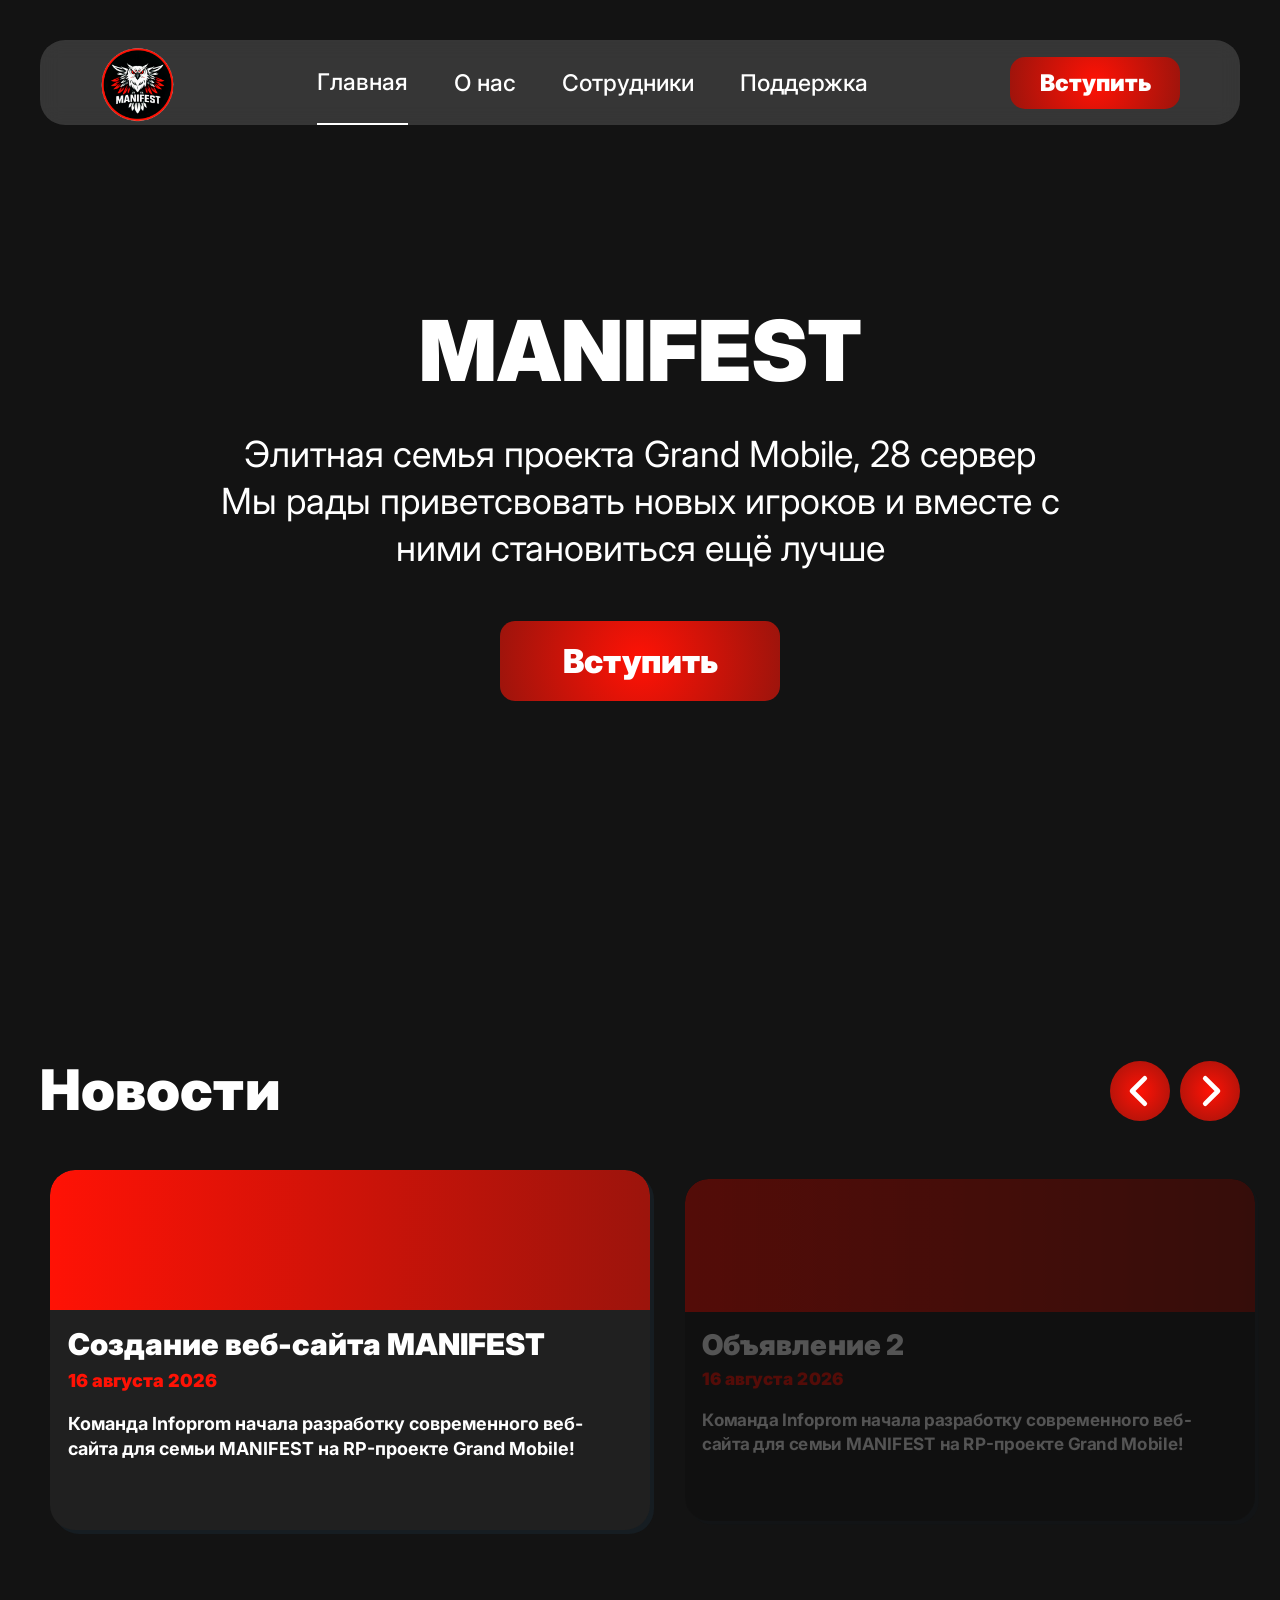
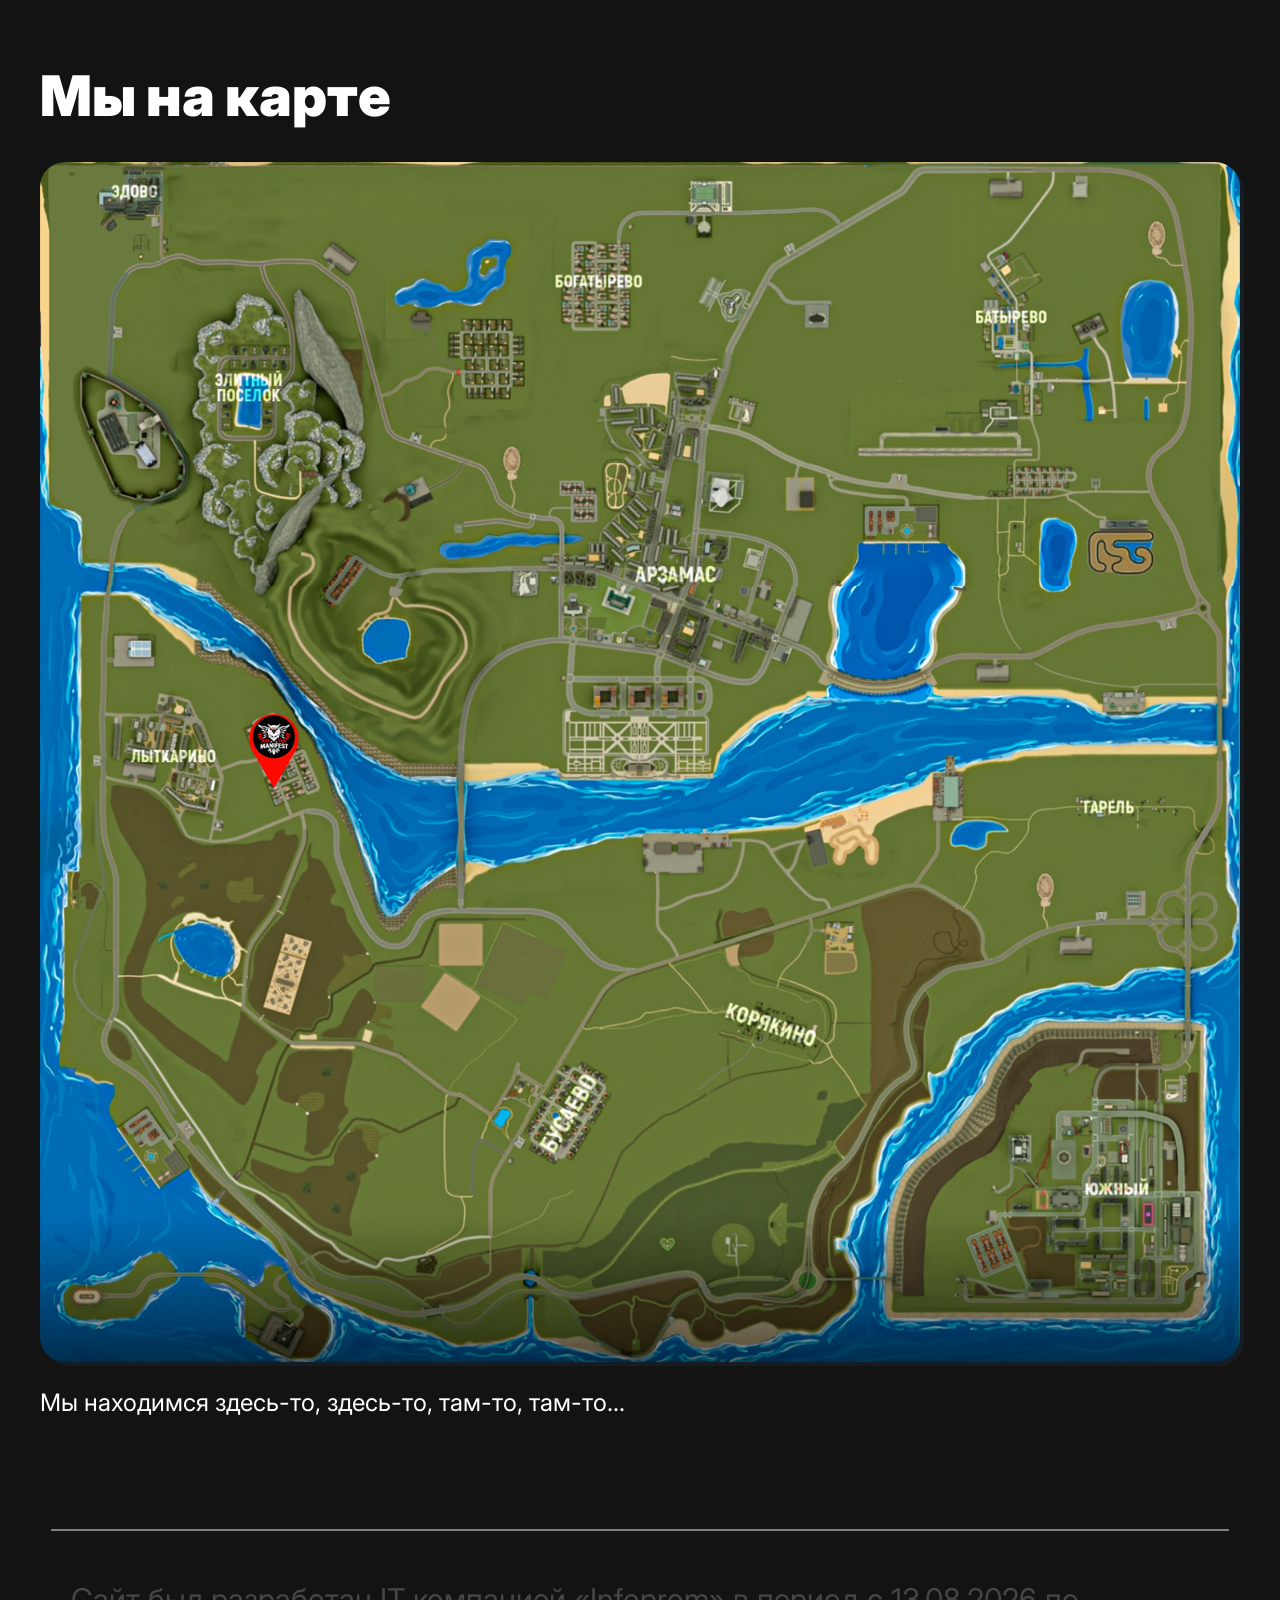
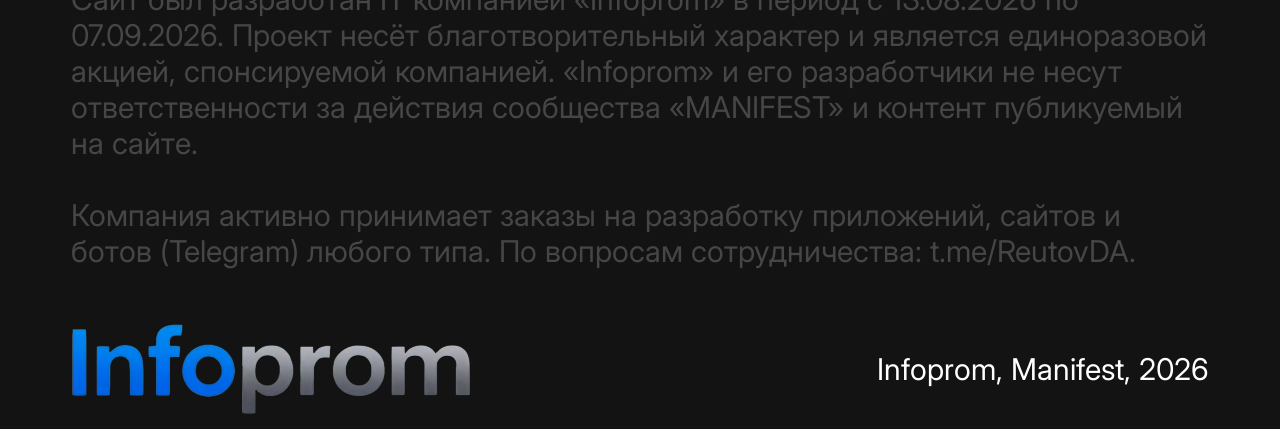
<file: index.html>
<!-- Generated with DeepSeek -->
<!DOCTYPE html>
<html lang="ru">

<head>
    <meta charset="UTF-8">
    <meta name="viewport" content="width=device-width, initial-scale=1.0">
    <title>MANIFEST</title>
    <link rel="stylesheet" href="css/style.css">
    <link rel="preconnect" href="https://fonts.googleapis.com">
    <link rel="preconnect" href="https://fonts.gstatic.com" crossorigin>
    <link
        href="https://fonts.googleapis.com/css2?family=Inter:ital,opsz,wght@0,14..32,100..900;1,14..32,100..900&display=swap"
        rel="stylesheet">
</head>

<body>
    <div class="page">
        <header class="header">
            <div class="header__logo">
                <a href="index.html">
                    <img class="logo" src="images/logo_finish.png" alt="MANIFEST">
                </a>
            </div>

            <nav class="header__menu">
                <a class="header__menu__item home-item" href="index.html">
                    <span class="menu-item">Главная</span>
                </a>
                <a class="header__menu__item" href="index.html#about">
                    <span class="menu-item">О нас</span>
                </a>
                <a class="header__menu__item" href="Employees/employees.html">
                    <span class="menu-item">Сотрудники</span>
                </a>
                <a class="header__menu__item" href="index.html#support">
                    <span class="menu-item">Поддержка</span>
                </a>
            </nav>

            <button class="burger-menu" id="burgerMenu" aria-label="Открыть меню">
                <span class="burger-menu__line"></span>
                <span class="burger-menu__line"></span>
                <span class="burger-menu__line"></span>
            </button>

            <div class="menu-overlay" id="menuOverlay">
                <a class="menu-overlay__item active" href="index.html">Главная</a>
                <a class="menu-overlay__item" href="index.html#about">О нас</a>
                <a class="menu-overlay__item" href="Employees/employees.html">Сотрудники</a>
                <a class="menu-overlay__item" href="index.html#support">Поддержка</a>

                <div class="menu-overlay__join">
                    <button class="join-button">Вступить</button>
                </div>
            </div>

            <div class="header__join">
                <button class="join-button">Вступить</button>
            </div>
        </header>

        <main class="content">
            <div id="startWrapper" class="start">
                <video id="videoBackground" class="start__background" autoplay muted loop playsinline>
                    <source src="video/background.mp4" type="video/mp4">
                </video>

                <div class="start__info">
                    <div class="start__info__header">
                        MANIFEST
                    </div>

                    <div class="start__info__description">
                        Элитная семья проекта Grand Mobile, 28 сервер
                        <br>
                        Мы рады приветсвовать новых игроков и вместе с ними становиться ещё лучше
                    </div>

                    <div class="start__info__join">
                        <button class="join-button join-button--bigger">Вступить</button>
                    </div>
                </div>
            </div>

            <div class="events">
                <div class="events__header">
                    <div class="events__header__title">
                        Новости
                    </div>

                    <div class="events__header__buttons">
                        <button class="events__left" id="eventBtn_Left">
                            <svg width="48" height="48" viewBox="0 0 24 24" fill="none"
                                style="display: block; margin: auto;">
                                <path d="M15 4L7 12L15 20" stroke="white" stroke-width="3" stroke-linecap="round"
                                    stroke-linejoin="round" />
                            </svg>
                        </button>

                        <button class="events__right" id="eventBtn_Right">
                            <svg width="48" height="48" viewBox="0 0 24 24" fill="none"
                                style="display: block; margin: auto;">
                                <path d="M9 4L17 12L9 20" stroke="white" stroke-width="3" stroke-linecap="round"
                                    stroke-linejoin="round" />
                            </svg>
                        </button>
                    </div>
                </div>

                <div class="events__cards" id="cards">
                    <div class="events__card" id="eventsCard1">
                        <div class="events__card__image">
                            <div class="no-image"></div>
                        </div>

                        <div class="events__card__title">
                            Создание веб-сайта MANIFEST
                        </div>

                        <div class="events__card__date">
                            16 августа 2026
                        </div>

                        <div class="events__card__description">
                            Команда Infoprom начала разработку современного веб-сайта для семьи MANIFEST на RP-проекте
                            Grand Mobile!
                        </div>
                    </div>

                    <div class="events__card" id="eventsCard2">
                        <div class="events__card__image">
                            <div class="no-image"></div>
                        </div>

                        <div class="events__card__title">
                            Объявление 2
                        </div>

                        <div class="events__card__date">
                            16 августа 2026
                        </div>

                        <div class="events__card__description">
                            Команда Infoprom начала разработку современного веб-сайта для семьи MANIFEST на RP-проекте
                            Grand Mobile!
                        </div>
                    </div>

                    <div class="events__card" id="eventsCard3">
                        <div class="events__card__image">
                            <div class="no-image"></div>
                        </div>

                        <div class="events__card__title">
                            Объявление 3
                        </div>

                        <div class="events__card__date">
                            16 августа 2026
                        </div>

                        <div class="events__card__description">
                            Команда Infoprom начала разработку современного веб-сайта для семьи MANIFEST на RP-проекте
                            Grand Mobile!
                        </div>
                    </div>
                </div>
            </div>

            <div class="map">
                <div class="map__header">
                    <div class="map__header__title">
                        Мы на карте
                    </div>
                </div>

                <div class="map__image" id="mapImageWrapper">
                    <img class="map-image" src="images/mapLogo.png" alt="Карта" id="mapImage">
                    <div class="map-loupe" id="mapLoupe" aria-hidden="true"></div>
                </div>

                <div class="map__hint">
                    Мы находимся здесь-то, здесь-то, там-то, там-то...
                </div>
            </div>
        </main>

        <footer class="footer">
            <div class="footer__ad">
                Сайт был разработан IT компанией «Infoprom» в период с 13.08.2026 по 07.09.2026. Проект несёт
                благотворительный характер и является единоразовой акцией, спонсируемой компанией. «Infoprom» и его
                разработчики не несут ответственности за действия сообщества «MANIFEST» и контент публикуемый на сайте.
                <br><br>
                Компания активно принимает заказы на разработку приложений, сайтов и ботов (Telegram) любого типа. По
                вопросам
                сотрудничества:
                t.me/ReutovDA.
            </div>

            <div class="footer__content">
                <div class="infoprom__logo">
                    <img class="infoprom-logo" src="images/infoprom_logo.png" alt="Infoprom">
                </div>

                <div class="footer__content__text">
                    Infoprom, Manifest, 2026
                </div>
            </div>
        </footer>

        <button class="scroll-to-top" id="scrollToTopBtn" aria-label="Прокрутить наверх">
            <svg class="scroll-to-top__icon" width="24" height="24" viewBox="0 0 24 24" fill="none"
                xmlns="http://www.w3.org/2000/svg">
                <path d="M12 4L12 20M12 4L8 8M12 4L16 8" stroke="white" stroke-width="2" stroke-linecap="round"
                    stroke-linejoin="round" />
            </svg>
        </button>
    </div>

    <script src="js/app.js"></script>
</body>

</html>
</file>
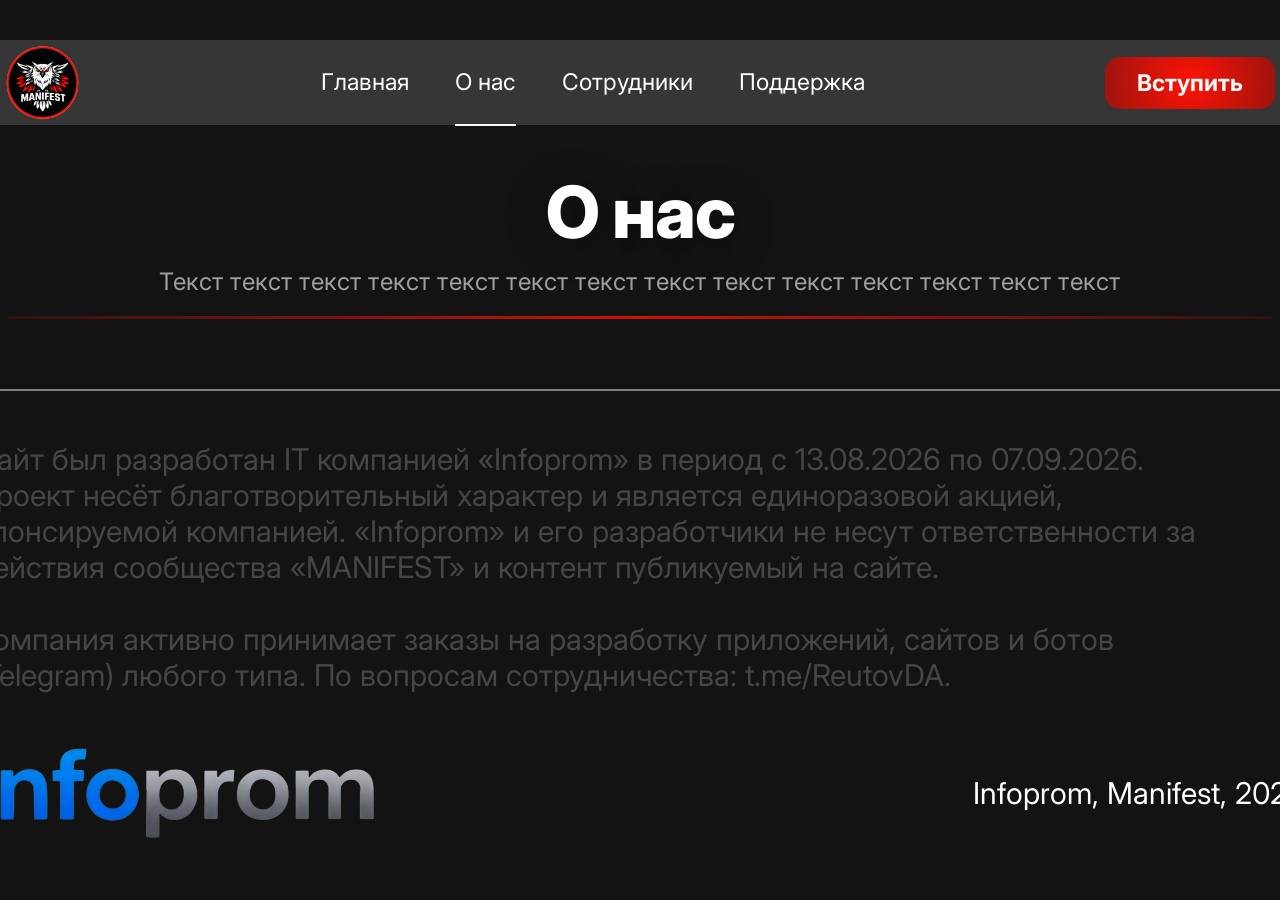
<file: about/about.html>
<!DOCTYPE html>
<html lang="ru">

<head>
    <meta charset="UTF-8">
    <meta name="viewport" content="width=device-width, initial-scale=1.0">
    <title>О нас</title>
    <link rel="stylesheet" href="css/style.css">
    <link rel="preconnect" href="https://fonts.googleapis.com">
    <link rel="preconnect" href="https://fonts.gstatic.com" crossorigin>
    <link
        href="https://fonts.googleapis.com/css2?family=Inter:ital,opsz,wght@0,14..32,100..900;1,14..32,100..900&display=swap"
        rel="stylesheet">
</head>

<body>
    <div class="page">
		<header class="header">
			<div class="header__logo">
				<a href="../index.html">
					<img class="logo" src="../images/logo_finish.png" alt="MANIFEST">
				</a>
			</div>

			
			<nav class="header__menu">
				<a class="header__menu__item" href="../index.html">
					<span class="menu-item">Главная</span>
				</a>
				<a class="header__menu__item home-item" href="../index.html#about">
					<span class="menu-item">О нас</span>
				</a>
				<a class="header__menu__item" href="employees.html">
					<span class="menu-item">Сотрудники</span>
				</a>
				<a class="header__menu__item" href="../index.html#support">
					<span class="menu-item">Поддержка</span>
				</a>
			</nav>

			<!--
			<button class="burger-menu" id="burgerMenu" aria-label="Открыть меню">
				<span class="burger-menu__line"></span>
				<span class="burger-menu__line"></span>
				<span class="burger-menu__line"></span>
			</button>

			<div class="menu-overlay" id="menuOverlay">
				<a class="menu-overlay__item" href="../index.html">Главная</a>
				<a class="menu-overlay__item" href="../index.html#about">О нас</a>
				<a class="menu-overlay__item active" href="employees.html">Сотрудники</a>
				<a class="menu-overlay__item" href="../index.html#support">Поддержка</a>

				<div class="menu-overlay__join">
					<button class="join-button">Вступить</button>
				</div>
			</div>
			-->

			<div class="header__join">
				<button class="join-button">Вступить</button>
			</div>
	    </header>

        <main class="content">
			<div class="about-header">
				<h1 class="about-header__title">О нас</h1>
				<p class="about-header__subtitle">Текст текст текст текст текст текст текст текст текст текст текст текст текст текст</p>
			</div>
		</main>


        <footer class="footer">
            <div class="footer__ad">
                Сайт был разработан IT компанией «Infoprom» в период с 13.08.2026 по 07.09.2026. Проект несёт
                благотворительный характер и является единоразовой акцией, спонсируемой компанией. «Infoprom» и его
                разработчики не несут ответственности за действия сообщества «MANIFEST» и контент публикуемый на сайте.
                <br><br>
                Компания активно принимает заказы на разработку приложений, сайтов и ботов (Telegram) любого типа. По
                вопросам
                сотрудничества:
                t.me/ReutovDA.
            </div>

            <div class="footer__content">
                <div class="infoprom__logo">
                    <img class="infoprom-logo" src="images/infoprom_logo.png" alt="Infoprom">
                </div>

                <div class="footer__content__text">
                    Infoprom, Manifest, 2026
                </div>
            </div>
        </footer>

        <button class="scroll-to-top" id="scrollToTopBtn" aria-label="Прокрутить наверх">
            <svg class="scroll-to-top__icon" width="24" height="24" viewBox="0 0 24 24" fill="none"
                xmlns="http://www.w3.org/2000/svg">
                <path d="M12 4L12 20M12 4L8 8M12 4L16 8" stroke="white" stroke-width="2" stroke-linecap="round"
                    stroke-linejoin="round" />
            </svg>
        </button>
    </div>


    <script src="js/app.js"></script>
</body>

</html>
</file>
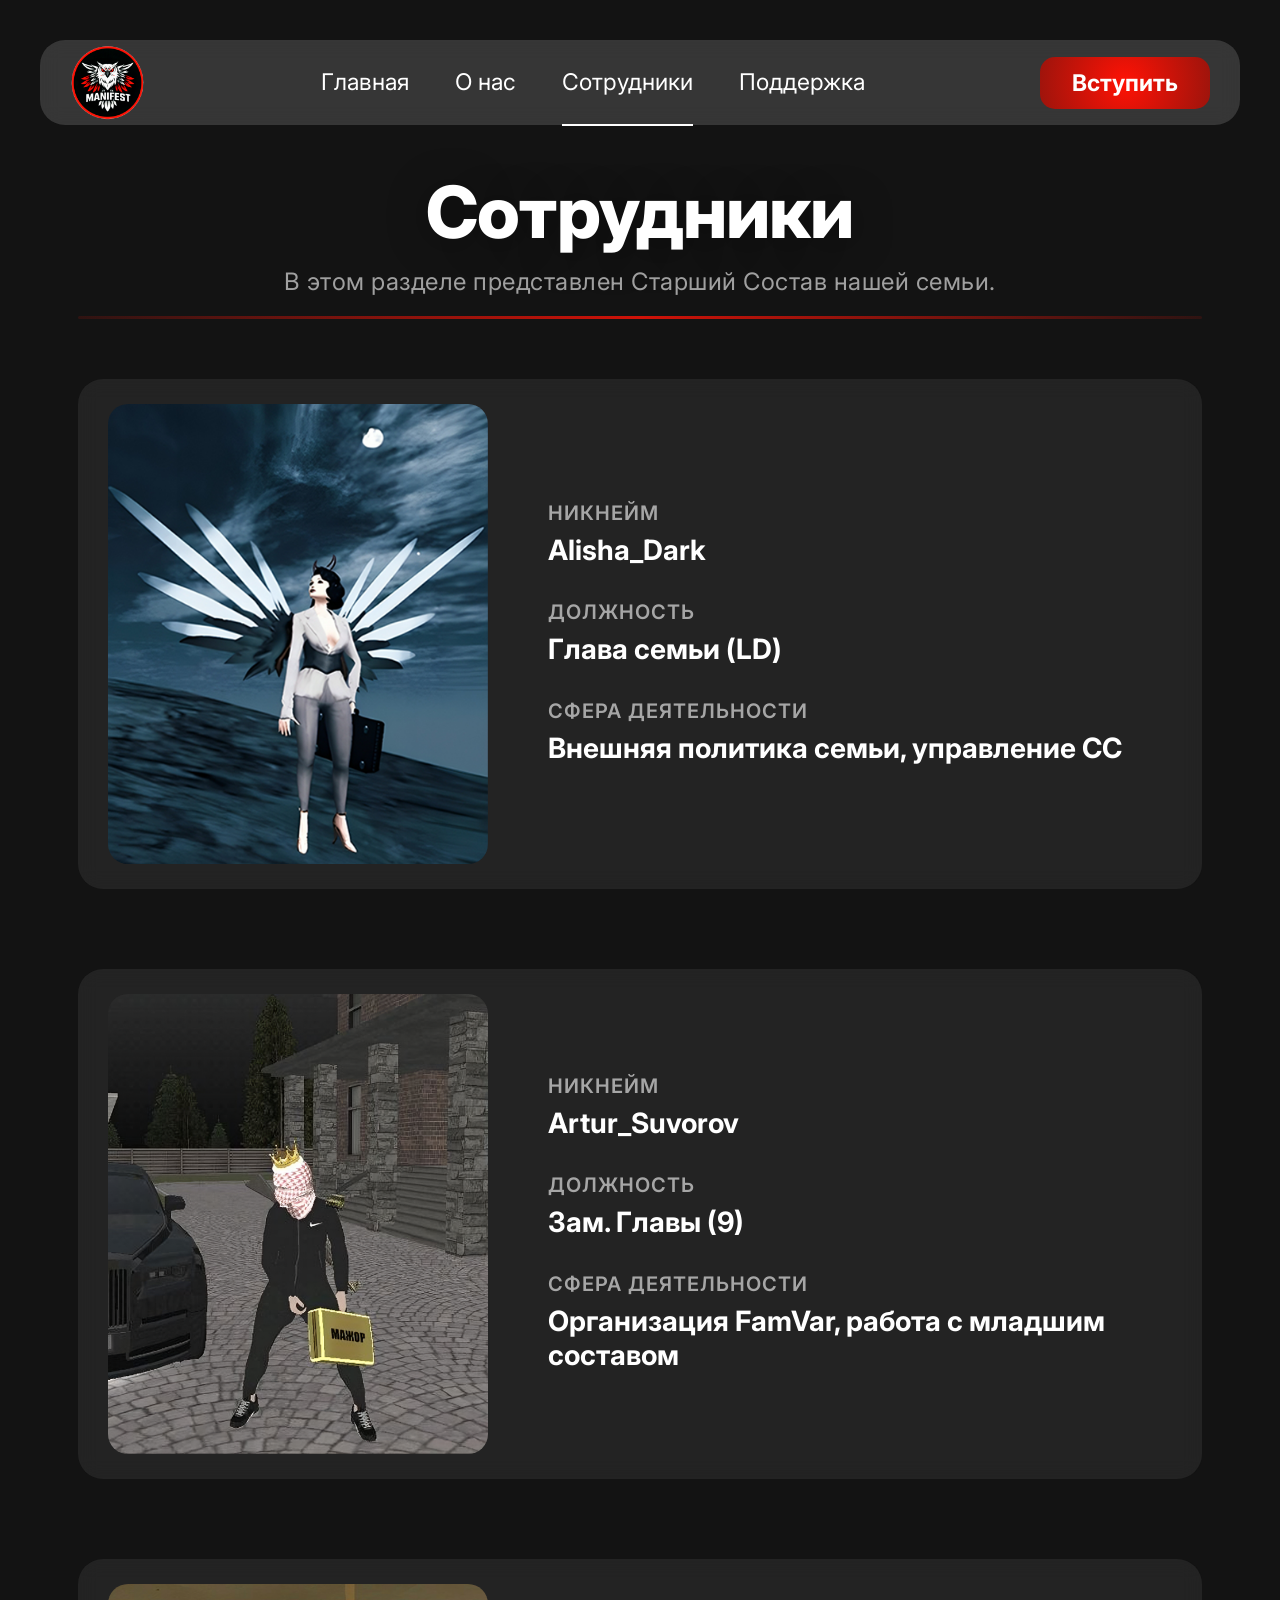
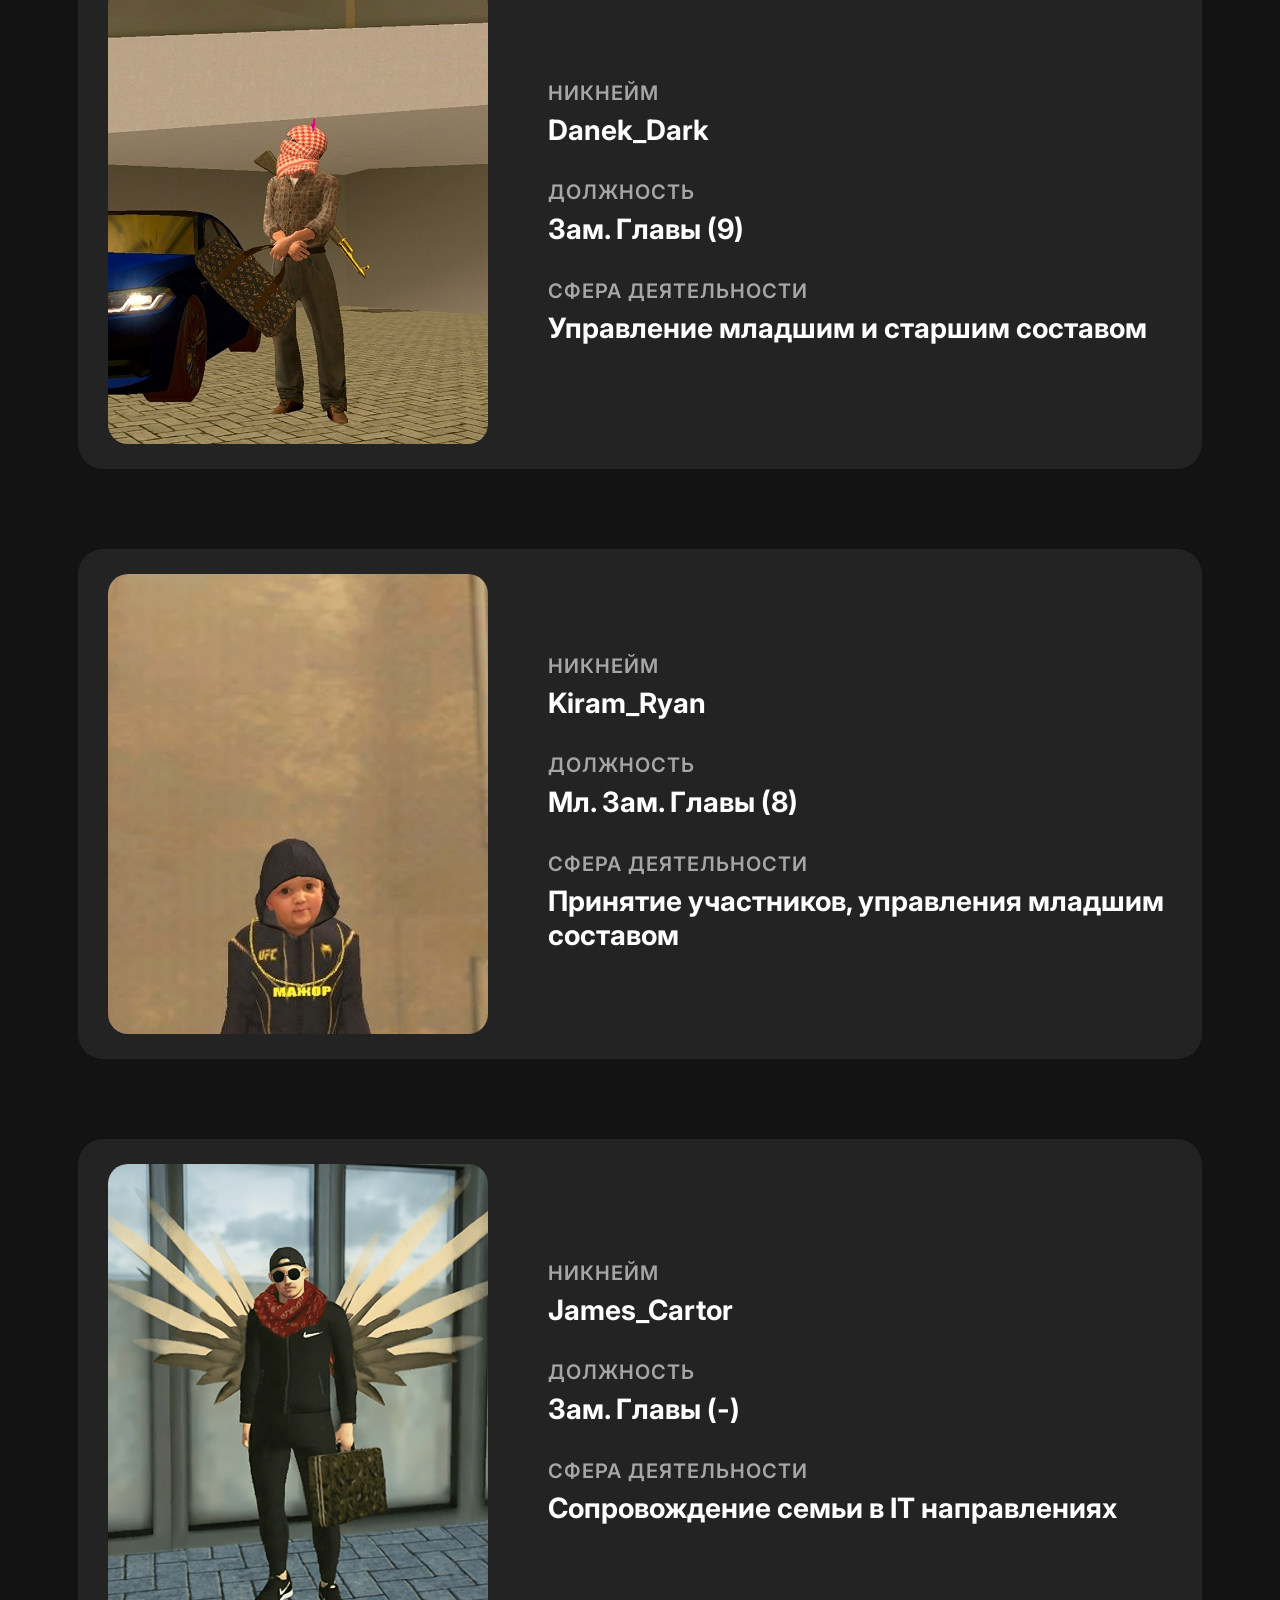
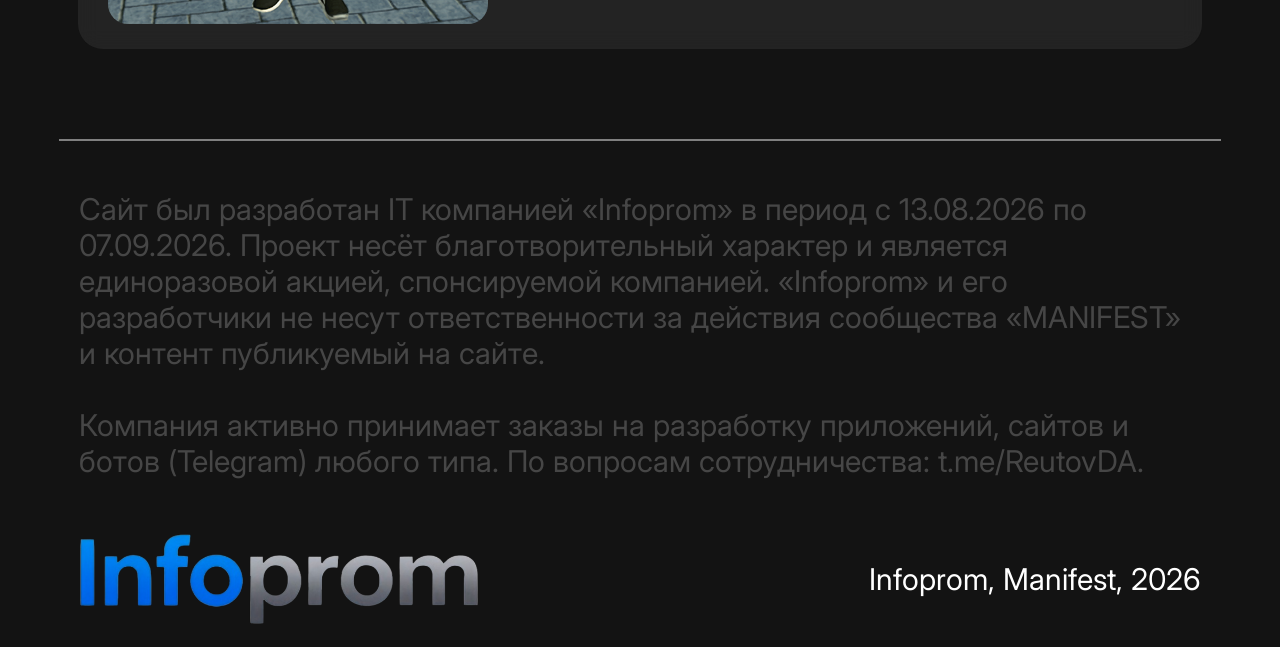
<file: Employees/employees.html>
<!DOCTYPE html>
<html lang="ru">

<head>
    <meta charset="UTF-8">
    <meta name="viewport" content="width=device-width, initial-scale=1.0">
    <title>Сотрудники MANIFEST</title>
    <link rel="stylesheet" href="css/style.css">
    <link rel="preconnect" href="https://fonts.googleapis.com">
    <link rel="preconnect" href="https://fonts.gstatic.com" crossorigin>
    <link
        href="https://fonts.googleapis.com/css2?family=Inter:ital,opsz,wght@0,14..32,100..900;1,14..32,100..900&display=swap"
        rel="stylesheet">
</head>

<body>
    <div class="page">
		<header class="header">
			<div class="header__logo">
				<a href="../index.html">
					<img class="logo" src="../images/logo_finish.png" alt="MANIFEST">
				</a>
			</div>

			<!-- Десктопное меню -->
			<nav class="header__menu">
				<a class="header__menu__item" href="../index.html">
					<span class="menu-item">Главная</span>
				</a>
				<a class="header__menu__item" href="../index.html#about">
					<span class="menu-item">О нас</span>
				</a>
				<a class="header__menu__item home-item" href="employees.html">
					<span class="menu-item">Сотрудники</span>
				</a>
				<a class="header__menu__item" href="../index.html#support">
					<span class="menu-item">Поддержка</span>
				</a>
			</nav>

			<!-- Бургер-меню -->
			<button class="burger-menu" id="burgerMenu" aria-label="Открыть меню">
				<span class="burger-menu__line"></span>
				<span class="burger-menu__line"></span>
				<span class="burger-menu__line"></span>
			</button>

			<!-- Оверлей меню -->
			<div class="menu-overlay" id="menuOverlay">
				<a class="menu-overlay__item" href="../index.html">Главная</a>
				<a class="menu-overlay__item" href="../index.html#about">О нас</a>
				<a class="menu-overlay__item active" href="employees.html">Сотрудники</a>
				<a class="menu-overlay__item" href="../index.html#support">Поддержка</a>

				<div class="menu-overlay__join">
					<button class="join-button">Вступить</button>
				</div>
			</div>

			<div class="header__join">
				<button class="join-button">Вступить</button>
			</div>
	    </header>

        <main class="content">
			<div class="employees-cards">
				<div class="employees-header">
					<h1 class="employees-header__title">Сотрудники</h1>
					<p class="employees-header__subtitle">В этом разделе представлен Старший Состав нашей семьи.</p>
				</div>

				<section class="employee-card">
					<div class="employee-card__photo">
						<img src="images/emloyees/Alisha_Dark.png" alt="Фото сотрудника">
					</div>

					<div class="employee-card__info">
						<div class="employee-card__info__row">
							<span class="employee-card__info__label">Никнейм</span>
							<span class="employee-card__info__value">Alisha_Dark</span>
						</div>

						<div class="employee-card__info__row">
							<span class="employee-card__info__label">Должность</span>
							<span class="employee-card__info__value">Глава семьи (LD)</span>
						</div>

						<div class="employee-card__info__row">
							<span class="employee-card__info__label">Сфера деятельности</span>
							<span class="employee-card__info__value">Внешняя политика семьи, управление СС</span>
						</div>
					</div>
				</section>

				<section class="employee-card">
					<div class="employee-card__photo">
						<img src="images/emloyees/Artur_Suvorov.png" alt="Фото сотрудника">
					</div>

					<div class="employee-card__info">
						<div class="employee-card__info__row">
							<span class="employee-card__info__label">Никнейм</span>
							<span class="employee-card__info__value">Artur_Suvorov</span>
						</div>

						<div class="employee-card__info__row">
							<span class="employee-card__info__label">Должность</span>
							<span class="employee-card__info__value">Зам. Главы (9)</span>
						</div>

						<div class="employee-card__info__row">
							<span class="employee-card__info__label">Сфера деятельности</span>
							<span class="employee-card__info__value">Организация FamVar, работа с младшим составом</span>
						</div>
					</div>
				</section>

				<section class="employee-card">
					<div class="employee-card__photo">
						<img src="images/emloyees/Danek_Dark.png" alt="Фото сотрудника">
					</div>

					<div class="employee-card__info">
						<div class="employee-card__info__row">
							<span class="employee-card__info__label">Никнейм</span>
							<span class="employee-card__info__value">Danek_Dark</span>
						</div>

						<div class="employee-card__info__row">
							<span class="employee-card__info__label">Должность</span>
							<span class="employee-card__info__value">Зам. Главы (9)</span>
						</div>

						<div class="employee-card__info__row">
							<span class="employee-card__info__label">Сфера деятельности</span>
							<span class="employee-card__info__value">Управление младшим и старшим составом</span>
						</div>
					</div>
				</section>

				<section class="employee-card">
					<div class="employee-card__photo">
						<img src="images/emloyees/Kiram_Ryan.png" alt="Фото сотрудника">
					</div>

					<div class="employee-card__info">
						<div class="employee-card__info__row">
							<span class="employee-card__info__label">Никнейм</span>
							<span class="employee-card__info__value">Kiram_Ryan</span>
						</div>

						<div class="employee-card__info__row">
							<span class="employee-card__info__label">Должность</span>
							<span class="employee-card__info__value">Мл. Зам. Главы (8)</span>
						</div>

						<div class="employee-card__info__row">
							<span class="employee-card__info__label">Сфера деятельности</span>
							<span class="employee-card__info__value">Принятие участников, управления младшим составом</span>
						</div>
					</div>
				</section>
				
				<section class="employee-card">
					<div class="employee-card__photo">
						<img src="images/emloyees/James_Cartor.png" alt="Фото сотрудника">
					</div>

					<div class="employee-card__info">
						<div class="employee-card__info__row">
							<span class="employee-card__info__label">Никнейм</span>
							<span class="employee-card__info__value">James_Cartor</span>
						</div>

						<div class="employee-card__info__row">
							<span class="employee-card__info__label">Должность</span>
							<span class="employee-card__info__value">Зам. Главы (-)</span>
						</div>

						<div class="employee-card__info__row">
							<span class="employee-card__info__label">Сфера деятельности</span>
							<span class="employee-card__info__value">Сопровождение семьи в IT направлениях</span>
						</div>
					</div>
				</section>
			</div>
		</main>


        <footer class="footer">
            <div class="footer__ad">
                Сайт был разработан IT компанией «Infoprom» в период с 13.08.2026 по 07.09.2026. Проект несёт
                благотворительный характер и является единоразовой акцией, спонсируемой компанией. «Infoprom» и его
                разработчики не несут ответственности за действия сообщества «MANIFEST» и контент публикуемый на сайте.
                <br><br>
                Компания активно принимает заказы на разработку приложений, сайтов и ботов (Telegram) любого типа. По
                вопросам
                сотрудничества:
                t.me/ReutovDA.
            </div>

            <div class="footer__content">
                <div class="infoprom__logo">
                    <img class="infoprom-logo" src="images/infoprom_logo.png" alt="Infoprom">
                </div>

                <div class="footer__content__text">
                    Infoprom, Manifest, 2026
                </div>
            </div>
        </footer>

        <button class="scroll-to-top" id="scrollToTopBtn" aria-label="Прокрутить наверх">
            <svg class="scroll-to-top__icon" width="24" height="24" viewBox="0 0 24 24" fill="none"
                xmlns="http://www.w3.org/2000/svg">
                <path d="M12 4L12 20M12 4L8 8M12 4L16 8" stroke="white" stroke-width="2" stroke-linecap="round"
                    stroke-linejoin="round" />
            </svg>
        </button>
    </div>


    <script src="js/app.js"></script>
</body>

</html>
</file>
<file: css/style.css>
/* ============================================================
   БАЗА
   ============================================================ */

/* Единый шрифт везде */
body, .header, .join-button,
.start__info__header, .start__info__description,
.events__header__title, .events__card__title, .events__card__description,
.map__header__title, .map__hint, .footer__ad, .footer__content__text {
    font-family: 'Inter', sans-serif;
}

/* Явные веса — без bolder */
.header__menu__item      { font-weight: 500; }
.join-button             { font-weight: 900; }
.start__info__header     { font-weight: 900; }
.start__info__description{ font-weight: 400; }
.events__header__title   { font-weight: 900; }
.events__card__title     { font-weight: 900; }
.events__card__description{ font-weight: 700; }
.map__header__title      { font-weight: 900; }

html {
    background-color: rgb(19, 19, 19);
    overflow-x: hidden;
}

body {
    margin: 0;
}

* {
    box-sizing: border-box;
}

.page {
    width: 100%;
    display: flex;
    flex-direction: column;
    align-items: center;
}

.content {
    width: 1330px;
    display: flex;
    flex-direction: column;
    align-items: center;
}

/* ============================================================
   КНОПКИ
   ============================================================ */

.join-button {
    width: 170px;
    height: 52px;
    border-radius: 15px;
    background: radial-gradient(circle, rgba(255, 18, 5, 1) 0%, rgba(156, 20, 12, 1) 100%);
    border: none;
    font-family: 'Inter', sans-serif;
    font-weight: 900;
    font-size: 23px;
    color: #fff;
    cursor: pointer;
    transition: transform 0.3s ease-out, box-shadow 0.3s ease-out;
}

.join-button--bigger {
    width: 280px;
    height: 80px;
    font-size: 33px;
}

@media (hover: hover) and (pointer: fine) {
    .join-button:hover {
        box-shadow: 0 0 50px 0 rgba(255, 18, 5, 0.3);
        transform: translateY(-3px);
    }
}

/* ============================================================
   ГЛАВНЫЙ ЭКРАН
   ============================================================ */

.start {
    max-width: 100%;
    min-height: 100vh;
    display: flex;
    flex-direction: column;
    align-items: center;
    position: relative;
    overflow: hidden;
    margin-bottom: 0;
}

.start__background {
    position: absolute;
    inset: 0;
    width: 100%;
    height: 100%;
    object-fit: cover;
    object-position: center;
    z-index: 0;
}

.start__info {
    width: 1330px;
    max-width: 100%;
    position: relative;
    z-index: 2;
    display: flex;
    flex-direction: column;
    justify-content: center;
    align-items: center;
    margin-top: 260px;
    padding: 0 20px;
}

.start__info__header {
    font-family: 'Inter', sans-serif;
    font-size: 100px;
    font-weight: 900;
    color: #fff;
}

.start__info__description {
    font-family: 'Inter', sans-serif;
    font-size: 45px;
    color: #fff;
    display: flex;
    flex-direction: column;
    align-items: center;
    text-align: center;
    margin-top: 30px;
}

.start__info__join {
    margin-top: 50px;
}

/* ============================================================
   НОВОСТИ
   ============================================================ */

.events {
    width: 1330px;
    max-width: 100%;
    height: auto;
    margin: 80px auto 120px;
    display: flex;
    flex-direction: column;
    align-items: center;
    position: relative;
    z-index: 1;
}

.events__header {
    width: 100%;
    height: auto;
    display: flex;
    flex-direction: row;
    justify-content: space-between;
    align-items: center;
}

.events__header__title {
    font-family: 'Inter', sans-serif;
    font-size: 70px;
    font-weight: 900;
    color: #fff;
    line-height: 1.1;
}

.events__header__buttons {
    display: flex;
    gap: 10px;
    flex-shrink: 0;
}

.events__left,
.events__right {
    width: 70px;
    height: 70px;
    flex-shrink: 0;
    border-radius: 50%;
    border: none;
    background: radial-gradient(circle, rgba(255, 18, 5, 1) 0%, rgba(156, 20, 12, 1) 100%);
    cursor: pointer;
    display: flex;
    align-items: center;
    justify-content: center;
    padding: 0;
    transition: transform 0.3s ease-out;
}

@media (hover: hover) and (pointer: fine) {

    .events__left:hover,
    .events__right:hover {
        transform: translateY(-3px);
    }
}

.events__cards {
    position: relative;
    width: 100%;
    max-width: 100%;
    margin: 60px auto 0;
    display: flex;
    flex-wrap: nowrap;
    transition: transform 0.45s cubic-bezier(.22, .61, .36, 1);
    will-change: transform;
}

.events__card {
    flex: 0 0 auto;
    flex-shrink: 0;
    width: 820px;
    min-height: 400px;
    height: auto;
    margin: 0 10px;
    padding: 0;
    background-color: rgb(32, 32, 32);
    border-radius: 25px;
    position: relative;
    z-index: 1;
    box-shadow: 4px 4px 0 0 rgba(34, 60, 80, 0.25);
    overflow: hidden;
    transition: opacity 0.4s ease, filter 0.4s ease, transform 0.4s ease;
    cursor: pointer;
}

.events__card__image {
    width: 100%;
    height: 150px;
    overflow: hidden;
    border-radius: 25px 25px 0 0;
}

.no-image {
    width: 100%;
    height: 100%;
    background: linear-gradient(to right, #FF1205, rgb(156, 20, 12));
}

.events__card__title {
    width: 100%;
    font-family: 'Inter', sans-serif;
    font-size: 36px;
    font-weight: 900;
    color: #fff;
    line-height: 1.2;
    margin: 16px 0 8px;
    padding: 0 20px;
}

.events__card__date {
    font-family: 'Inter', sans-serif;
    font-size: 18px;
    font-weight: 900;
    color: #FF1205;
    margin: 0;
    padding: 0 20px;
}

.events__card__description {
    font-family: 'Inter', sans-serif;
    font-size: 18px;
    font-weight: 700;
    color: #fff;
    line-height: 1.4;
    margin: 20px 0 24px;
    padding: 0 20px;
}

.events__card--dimmed {
    opacity: 0.6;
    filter: brightness(0.5);
    transform: scale(0.95);
}

.events__card--active {
    opacity: 1;
    filter: brightness(1);
    transform: scale(1);
    z-index: 10;
    cursor: default;
}

/* ============================================================
   КАРТА
   ============================================================ */

.map {
    width: 1330px;
    max-width: 100%;
    margin-top: 40px;
    margin-bottom: 80px;
    display: flex;
    flex-direction: column;
    align-items: center;
    position: relative;
    z-index: 1;
}

.map__header {
    width: 100%;
    height: auto;
}

.map__header__title {
    font-family: 'Inter', sans-serif;
    font-size: 70px;
    font-weight: 900;
    color: #fff;
}

.map__image {
    width: 100%;
    margin-top: 40px;
    border-radius: 25px;
    overflow: hidden;
    box-shadow: 4px 4px 0 0 rgba(34, 60, 80, 0.25);
}

.map-image {
    width: 100%;
    height: auto;
    display: block;
}


.map__image {
    position: relative;
    cursor: zoom-in;
    -webkit-user-select: none;
    user-select: none;
    touch-action: none;
    /* чтобы long-press не выделял текст/не скроллил */
}

.map-loupe {
    position: absolute;
    width: 250px;
    height: 250px;
    border-radius: 50%;
    border: 3px solid #FF1205;
    box-shadow: 0 8px 30px rgba(0, 0, 0, 0.5), 0 0 0 4px rgba(255, 18, 5, 0.15);
    background-repeat: no-repeat;
    background-color: rgb(19, 19, 19);
    pointer-events: none;
    opacity: 0;
    transform: scale(0.6);
    transition: opacity 0.15s ease, transform 0.15s ease;
    z-index: 5;
    overflow: hidden;
}

.map-loupe.show {
    opacity: 1;
    transform: scale(1);
}

/* На тач-устройствах лупа чуть больше */
@media (hover: none) {
    .map-loupe {
        width: 200px;
        height: 200px;
    }
}


.map__hint {
    width: 100%;
    font-family: 'Inter', sans-serif;
    font-size: 30px;
    color: #fff;
    margin-top: 32px;
    line-height: 1.4;
}

/* ============================================================
   АДАПТИВНОСТЬ
   ============================================================ */

/* ---------- ≤1280px ---------- */
@media screen and (max-width: 1280px) {

    .page,
    .content {
        width: 100%;
        max-width: 100%;
        padding-left: 20px;
        padding-right: 20px;
    }

    /* Главный экран */
    .start {
        width: 100%;
        max-width: 100%;
        min-height: 100vh;
        margin-bottom: 100px;
    }

    .start__info {
        width: 100%;
        margin-top: 300px;
    }

    .start__info__header {
        font-size: 84px;
        text-align: center;
    }

    .start__info__description {
        font-size: 36px;
        max-width: 900px;
        line-height: 1.3;
    }

    /* Новости */
    .events {
        width: 100%;
        max-width: 100%;
        margin-top: 60px;
        margin-bottom: 100px;
    }

    .events__header__title {
        font-size: 56px;
    }

    .events__left,
    .events__right {
        width: 60px;
        height: 60px;
    }

    .events__left svg,
    .events__right svg {
        width: 38px;
        height: 38px;
    }

    .events__cards {
        margin-top: 48px;
    }

    .events__card {
        width: 600px;
        min-height: 360px;
        margin: 0 10px;
    }

    .events__card__image {
        height: 140px;
    }

    .events__card__title {
        font-size: 30px;
        padding: 0 18px;
    }

    .events__card__date,
    .events__card__description {
        padding: 0 18px;
    }

    /* Карта */
    .map {
        width: 100%;
        max-width: 100%;
        margin-top: 32px;
        margin-bottom: 60px;
    }

    .map__header__title {
        font-size: 56px;
    }

    .map__image {
        margin-top: 32px;
    }

    .map__hint {
        font-size: 24px;
        margin-top: 24px;
    }
}

/* ---------- ≤768px ---------- */
@media screen and (max-width: 768px) {

    .page,
    .content {
        padding-left: 16px;
        padding-right: 16px;
    }

    /* Главный экран */
    .start {
        min-height: 100vh;
        margin-bottom: 80px;
    }

    .start__info {
        margin-top: 220px;
        padding: 0 16px;
    }

    .start__info__header {
        font-size: 60px;
        line-height: 1.05;
        letter-spacing: 0.5px;
    }

    .start__info__description {
        font-size: 26px;
        line-height: 1.35;
        margin-top: 20px;
    }

    .start__info__join {
        margin-top: 32px;
    }

    .join-button--bigger {
        width: 210px;
        height: 62px;
        font-size: 25px;
    }

    /* Новости */
    .events {
        margin-top: 40px;
        margin-bottom: 80px;
    }

    .events__header__title {
        font-size: 42px;
    }

    .events__left,
    .events__right {
        width: 54px;
        height: 54px;
    }

    .events__left svg,
    .events__right svg {
        width: 34px;
        height: 34px;
    }

    .events__cards {
        margin-top: 36px;
    }

    .events__card {
        width: 440px;
        min-height: 340px;
        margin: 0 8px;
    }

    .events__card__image {
        height: 120px;
    }

    .events__card__title {
        font-size: 24px;
        padding: 0 16px;
    }

    .events__card__date {
        font-size: 16px;
        padding: 0 16px;
    }

    .events__card__description {
        font-size: 16px;
        padding: 0 16px;
        margin-top: 16px;
    }

    /* Карта */
    .map {
        margin-top: 28px;
        margin-bottom: 50px;
    }

    .map__header__title {
        font-size: 42px;
    }

    .map__image {
        margin-top: 24px;
    }

    .map__hint {
        font-size: 20px;
        margin-top: 20px;
        line-height: 1.35;
    }
}

/* ---------- ≤480px ---------- */
@media screen and (max-width: 480px) {

    .page,
    .content {
        padding-left: 12px;
        padding-right: 12px;
    }

    /* Главный экран */
    .start {
        min-height: 100svh;
        margin-bottom: 64px;
    }

    .start__info {
        margin-top: 160px;
        padding: 0 10px;
    }

    .start__info__header {
        font-size: 46px;
        line-height: 1.05;
        letter-spacing: 0.5px;
    }

    .start__info__description {
        font-size: 19px;
        line-height: 1.4;
        margin-top: 16px;
    }

    .start__info__join {
        margin-top: 26px;
    }

    .join-button--bigger {
        width: 180px;
        height: 54px;
        font-size: 21px;
        border-radius: 14px;
    }

    /* Новости */
    .events {
        margin-top: 32px;
        margin-bottom: 64px;
    }

    .events__header__title {
        font-size: 34px;
    }

    .events__left,
    .events__right {
        width: 48px;
        height: 48px;
    }

    .events__left svg,
    .events__right svg {
        width: 28px;
        height: 28px;
    }

    .events__cards {
        margin-top: 28px;
    }

    .events__card {
        width: calc(100vw - 56px);
        min-height: 320px;
        margin: 0 6px;
    }

    .events__card__image {
        height: 110px;
    }

    .events__card__title {
        font-size: 20px;
        padding: 0 14px;
    }

    .events__card__date {
        font-size: 14px;
        padding: 0 14px;
    }

    .events__card__description {
        font-size: 14px;
        padding: 0 14px;
        margin-top: 14px;
    }

    /* Карта */
    .map {
        margin-top: 24px;
        margin-bottom: 40px;
    }

    .map__header__title {
        font-size: 34px;
    }

    .map__image {
        margin-top: 20px;
        border-radius: 18px;
    }

    .map__hint {
        font-size: 17px;
        margin-top: 18px;
        line-height: 1.4;
    }
}

/* ---------- ≤360px ---------- */
@media screen and (max-width: 360px) {

    .page,
    .content {
        padding-left: 10px;
        padding-right: 10px;
    }

    /* Главный экран */
    .start {
        margin-bottom: 48px;
    }

    .start__info {
        margin-top: 130px;
        padding: 0 8px;
    }

    .start__info__header {
        font-size: 38px;
    }

    .start__info__description {
        font-size: 16px;
        line-height: 1.4;
        margin-top: 12px;
    }

    .start__info__join {
        margin-top: 20px;
    }

    .join-button--bigger {
        width: 160px;
        height: 50px;
        font-size: 18px;
        border-radius: 12px;
    }

    /* Новости */
    .events {
        margin-top: 24px;
        margin-bottom: 48px;
    }

    .events__header__title {
        font-size: 28px;
    }

    .events__left,
    .events__right {
        width: 42px;
        height: 42px;
    }

    .events__left svg,
    .events__right svg {
        width: 24px;
        height: 24px;
    }

    .events__card {
        width: calc(100vw - 48px);
        min-height: 300px;
    }

    .events__card__image {
        height: 100px;
    }

    .events__card__title {
        font-size: 18px;
        padding: 0 12px;
    }

    .events__card__date {
        font-size: 13px;
        padding: 0 12px;
    }

    .events__card__description {
        font-size: 13px;
        padding: 0 12px;
    }

    /* Карта */
    .map {
        margin-top: 20px;
        margin-bottom: 32px;
    }

    .map__header__title {
        font-size: 28px;
    }

    .map__hint {
        font-size: 15px;
        margin-top: 14px;
    }
}

/* ---------- iPhone SE (375×667) ---------- */
@media screen and (width: 375px) and (height: 667px) {

    .start {
        min-height: 667px;
    }

    .start__info {
        margin-top: 150px;
    }

    .start__info__header {
        font-size: 42px;
    }

    .start__info__description {
        font-size: 17px;
        line-height: 1.4;
    }

    .join-button--bigger {
        width: 170px;
        height: 52px;
        font-size: 20px;
    }
}

/* ---------- Landscape ≤480px ---------- */
@media screen and (max-width: 480px) and (orientation: landscape) {

    /* Главный экран */
    .start {
        min-height: 100vh;
        margin-bottom: 40px;
    }

    .start__info {
        margin-top: 80px;
        padding: 0 10px;
    }

    .start__info__header {
        font-size: 34px;
    }

    .start__info__description {
        font-size: 15px;
        line-height: 1.35;
        margin-top: 8px;
        max-width: 92%;
    }

    .start__info__join {
        margin-top: 12px;
    }

    .join-button--bigger {
        width: 150px;
        height: 42px;
        font-size: 17px;
        border-radius: 10px;
    }

    /* Новости */
    .events {
        margin-top: 24px;
        margin-bottom: 40px;
    }

    .events__header__title {
        font-size: 28px;
    }

    .events__left,
    .events__right {
        width: 42px;
        height: 42px;
    }

    .events__cards {
        margin-top: 24px;
    }

    .events__card {
        width: calc(100vw - 120px);
        max-width: 380px;
        min-height: 280px;
    }

    .events__card__image {
        height: 90px;
    }

    .events__card__title {
        font-size: 18px;
        padding: 0 12px;
    }

    .events__card__description {
        font-size: 13px;
        padding: 0 12px;
    }

    /* Карта */
    .map {
        margin-top: 16px;
        margin-bottom: 30px;
    }

    .map__header__title {
        font-size: 28px;
    }

    .map__hint {
        font-size: 15px;
        margin-top: 12px;
    }
}
























/* ============================================================
   ХЕДЕР
   ============================================================ */

.header {
    width: 1330px;
    height: 85px;
    position: fixed;
    top: 0;
    left: 50%;
    transform: translateX(-50%);
    z-index: 1000;
    display: flex;
    flex-direction: row;
    align-items: center;
    justify-content: space-between;
    border-radius: 25px;
    margin-top: 40px;
    background-color: rgba(255, 255, 255, 0.15);
    backdrop-filter: blur(10px);
    -webkit-backdrop-filter: blur(10px);
    border: none;
}

.header__logo {
    margin-left: 30px;
    display: flex;
    align-items: center;
    flex-shrink: 0;
}

.header__menu {
    display: flex;
    justify-content: center;
}

.header__join {
    margin-right: 30px;
    display: flex;
    align-items: center;
    flex-shrink: 0;
}

.header__menu__item {
    margin-left: 23px;
    margin-right: 23px;
    display: flex;
    justify-content: center;
    align-items: center;
    font-family: 'Inter', sans-serif;
    font-size: 23px;
    color: #fff;
    height: 84px;
    cursor: pointer;
    transition: transform 0.3s ease-out, font-weight 0.3s ease-out;
}

.header__menu__item:hover {
    font-weight: 900;
    transform: translateY(-1px);
}

.home-item {
    border-bottom: 2px solid #fff;
}

.logo {
    height: 75px;
    margin-top: 3px;
    display: block;
}

/* Шапка */
.header {
    position: fixed;
    top: 0;
    left: 50%;
    transform: translateX(-50%);
    width: 1330px;
    max-width: calc(100% - 32px);
    height: 85px;
    margin-top: 40px;
    padding: 0 30px;
    border-radius: 25px;
    background: rgba(255, 255, 255, 0.15);
    backdrop-filter: blur(10px);
    -webkit-backdrop-filter: blur(10px);
    display: flex;
    align-items: center;
    justify-content: space-between;
    box-sizing: border-box;
    z-index: 1000;
}

/* Все секции главной */
.start,
.events,
.map,
.content {
    width: 1330px;
    max-width: 100%;   /* ← ключевое, чтобы не вылезало */
}

/* Главный экран */
.start {
    min-height: 100vh;
    min-height: 100svh;   /* стабильная высота на мобилах */
}

/* Мобильные медиазапросы — оставить ОДИН набор */
@media (max-width: 1024px) {
    .header {
        width: calc(100% - 32px);
        max-width: 960px;
        height: 68px;
        margin-top: 16px;
        padding: 0 20px;
        border-radius: 18px;
    }
    .header__menu { display: none !important; }
    .burger-menu  { display: flex; }
    .header__logo { order: 1; margin: 0; }
    .burger-menu  { order: 2; margin: 0 auto; }
    .header__join { order: 3; margin: 0; }
}

@media (max-width: 768px) {
    .start__info { margin-top: 220px; padding: 0 16px; }
    .start__info__header { font-size: 60px; }
    .start__info__description { font-size: 26px; }
}

@media (max-width: 480px) {
    .header {
        width: calc(100% - 24px);
        height: 52px;
        margin-top: 10px;
        padding: 0 16px;
        border-radius: 12px;
    }
    .start__info { margin-top: 160px; padding: 0 10px; }
    .start__info__header { font-size: 46px; }
    .start__info__description { font-size: 19px; }
}

/* ============================================================
   БУРГЕР-МЕНЮ
   ============================================================ */

.burger-menu {
    display: none;
}

.menu-overlay {
    display: none;
}

/* ============================================================
   ФУТЕР
   ============================================================ */

.footer {
    border-top: 2px solid gray;
    width: 1330px;
    height: 450px;
    position: relative;
    z-index: 1;
    margin-top: 50px; 

    margin-bottom: 50px;
}

.footer__content {
    width: 100%;
    margin-top: 50px;
    display: flex;
    align-items: center;
    justify-content: space-between;
}

.footer__ad {
    width: 95%;
    font-family: 'Inter', sans-serif;
    font-size: 30px;
    color: rgb(70, 70, 70);
    margin-top: 50px;
}

.infoprom__logo {
    width: 150px;
    display: flex;
}

.infoprom-logo {
    height: 100px;
    width: 400px;
}

.footer__content__text {
    font-family: 'Inter', sans-serif;
    font-size: 30px;
    color: #fff;
}

/* ============================================================
   КНОПКА НАВЕРХ
   ============================================================ */

.scroll-to-top {
    position: fixed;
    bottom: 45px;
    right: 45px;
    width: 70px;
    height: 70px;
    border-radius: 50%;
    background: radial-gradient(circle, rgba(255, 18, 5, 1) 0%, rgba(156, 20, 12, 1) 100%);
    border: none;
    cursor: pointer;
    display: flex;
    align-items: center;
    justify-content: center;
    opacity: 0;
    visibility: hidden;
    transition: opacity 0.3s ease, visibility 0.3s ease, transform 0.3s ease, box-shadow 0.3s ease;
    z-index: 1000;
    box-shadow: 0 4px 20px rgba(255, 18, 5, 0.35);
}

.scroll-to-top.show {
    opacity: 1;
    visibility: visible;
}

.scroll-to-top:hover {
    transform: translateY(-5px) scale(1.05);
    box-shadow: 0 8px 40px rgba(255, 18, 5, 0.5);
}

.scroll-to-top:active {
    transform: scale(0.85);
}

.scroll-to-top__icon {
    width: 34px;
    height: 34px;
    transition: transform 0.3s ease;
}

.scroll-to-top__icon path {
    stroke-width: 3;
    stroke-linecap: round;
    stroke-linejoin: round;
}

.scroll-to-top:hover .scroll-to-top__icon {
    transform: translateY(-3px);
}

/* ============================================================
   АДАПТИВНОСТЬ
   ============================================================ */

/* ---------- ≤1280px ---------- */
@media screen and (max-width: 1280px) {

    /* Хедер */
    .header {
        width: 95%;
        max-width: 1200px;
    }

    /* Футер */
    .footer {
        width: 95%;
        max-width: 1200px;
        padding: 0 20px;
    }

    .footer__content,
    .footer__ad {
        width: 100%;
    }

    /* Карта */
    .map {
        margin-top: 32px;
        margin-bottom: 60px;
    }

    .map__hint {
        margin-top: 24px;
        font-size: 24px;
    }
}

/* ---------- ≤1024px ---------- */
@media screen and (max-width: 1024px) {

    /* Хедер */
    .header {
        width: 90%;
        max-width: 960px;
        height: 68px;
        margin-top: 16px;
        padding: 0 24px;
        border-radius: 18px;
    }

    .header__logo {
        margin-left: 0;
        z-index: 1001;
    }

    .header__join {
        margin-right: 0;
        z-index: 1001;
    }

    .header__menu {
        display: none !important;
    }

    .logo {
        height: 44px;
        margin-top: 0;
    }

    .header .join-button {
        width: 100px;
        height: 36px;
        font-size: 14px;
        border-radius: 10px;
        padding: 0 16px;
    }

    /* Бургер */
    .burger-menu {
        display: flex;
        flex-direction: column;
        justify-content: center;
        align-items: center;
        width: 40px;
        height: 40px;
        cursor: pointer;
        z-index: 1001;
        padding: 0;
        background: transparent;
        border: none;
        gap: 5px;
        flex-shrink: 0;
        position: relative;
        transition: transform 0.3s ease;
        order: 2;
    }

    .burger-menu:hover {
        transform: scale(1.05);
    }

    .burger-menu:active {
        transform: scale(0.92);
    }

    .burger-menu__line {
        display: block;
        width: 22px;
        height: 2.5px;
        background: #fff;
        border-radius: 2px;
        transition: all 0.35s cubic-bezier(0.68, -0.55, 0.265, 1.55);
        transform-origin: center;
        box-shadow: 0 1px 4px rgba(0, 0, 0, 0.2);
    }

    .burger-menu.active .burger-menu__line:nth-child(1) {
        transform: rotate(45deg) translate(5.5px, 5.5px);
        background: #FF1205;
    }

    .burger-menu.active .burger-menu__line:nth-child(2) {
        opacity: 0;
        transform: scaleX(0);
    }

    .burger-menu.active .burger-menu__line:nth-child(3) {
        transform: rotate(-45deg) translate(5.5px, -5.5px);
        background: #FF1205;
    }

    .header__logo {
        order: 1;
    }

    .burger-menu {
        order: 2;
    }

    .header__join {
        order: 3;
    }

    /* Оверлей */
    .menu-overlay {
        position: fixed;
        top: 0;
        left: 0;
        width: 100%;
        height: 100vh;
        background: rgba(19, 19, 19, 0.97);
        backdrop-filter: blur(20px);
        -webkit-backdrop-filter: blur(20px);
        z-index: 999;
        opacity: 0;
        visibility: hidden;
        transition: all 0.4s cubic-bezier(0.4, 0, 0.2, 1);
        display: flex;
        flex-direction: column;
        justify-content: center;
        align-items: center;
        gap: 16px;
        padding: 40px 30px;
        transform: scale(0.95);
    }

    .menu-overlay.active {
        opacity: 1;
        visibility: visible;
        transform: scale(1);
    }

    .menu-overlay__item {
        font-family: 'Inter', sans-serif;
        font-size: 28px;
        font-weight: 500;
        color: rgba(255, 255, 255, 0.5);
        text-decoration: none;
        opacity: 0;
        transform: translateY(-20px);
        transition: all 0.4s cubic-bezier(0.4, 0, 0.2, 1);
        padding: 12px 30px;
        border-radius: 12px;
        position: relative;
        cursor: pointer;
        letter-spacing: 0.5px;
        text-align: center;
        width: auto;
        min-width: 200px;
        margin: 0;
    }

    .menu-overlay.active .menu-overlay__item {
        opacity: 1;
        transform: translateY(0);
    }

    .menu-overlay.active .menu-overlay__item:nth-child(1) {
        transition-delay: 0.05s;
    }

    .menu-overlay.active .menu-overlay__item:nth-child(2) {
        transition-delay: 0.10s;
    }

    .menu-overlay.active .menu-overlay__item:nth-child(3) {
        transition-delay: 0.15s;
    }

    .menu-overlay.active .menu-overlay__item:nth-child(4) {
        transition-delay: 0.20s;
    }

    .menu-overlay__item:hover {
        color: #fff;
        background: rgba(255, 18, 5, 0.08);
        transform: translateX(5px);
    }

    .menu-overlay__item::after {
        content: '';
        position: absolute;
        bottom: 8px;
        left: 50%;
        transform: translateX(-50%);
        width: 0;
        height: 2px;
        background: radial-gradient(circle, #FF1205, rgba(156, 20, 12, 0.2));
        transition: all 0.3s ease;
        border-radius: 2px;
    }

    .menu-overlay__item:hover::after,
    .menu-overlay__item.active::after {
        width: 40%;
    }

    .menu-overlay__item.active {
        color: #fff;
        font-weight: 600;
    }

    .menu-overlay__join {
        margin: 30px 0 0 0;
        opacity: 0;
        transform: translateY(-20px);
        transition: all 0.4s cubic-bezier(0.4, 0, 0.2, 1);
        transition-delay: 0.25s;
        display: flex;
        justify-content: center;
        width: 100%;
    }

    .menu-overlay.active .menu-overlay__join {
        opacity: 1;
        transform: translateY(0);
    }

    .menu-overlay__join .join-button {
        width: 200px;
        height: 52px;
        font-size: 20px;
        border-radius: 14px;
    }

    /* Футер */
    .footer {
        width: 95%;
        max-width: 960px;
        height: auto;
        min-height: 280px;
        padding: 0 20px 30px;
        margin-top: 35px;
    }

    .footer__content {
        flex-direction: column;
        align-items: center;
        gap: 20px;
        margin-top: 30px;
    }

    .footer__ad {
        font-size: 20px;
        margin-top: 30px;
        line-height: 1.6;
    }

    .infoprom__logo {
        width: auto;
        display: flex;
        justify-content: center;
    }

    .infoprom-logo {
        height: 70px;
        width: 280px;
    }

    .footer__content__text {
        font-size: 22px;
        text-align: center;
    }
}

/* ---------- ≤768px ---------- */
@media screen and (max-width: 768px) {

    /* Хедер */
    .header {
        height: 60px;
        padding: 0 20px;
        margin-top: 12px;
        border-radius: 14px;
        width: 92%;
    }

    .logo {
        height: 38px;
    }

    .header .join-button {
        width: 85px;
        height: 32px;
        font-size: 13px;
        border-radius: 8px;
        padding: 0 12px;
    }

    .burger-menu {
        width: 36px;
        height: 36px;
        gap: 4.5px;
    }

    .burger-menu__line {
        width: 20px;
        height: 2.5px;
    }

    .burger-menu.active .burger-menu__line:nth-child(1) {
        transform: rotate(45deg) translate(5px, 5px);
    }

    .burger-menu.active .burger-menu__line:nth-child(3) {
        transform: rotate(-45deg) translate(5px, -5px);
    }

    .menu-overlay {
        padding: 30px 25px;
        gap: 12px;
    }

    .menu-overlay__item {
        font-size: 24px;
        padding: 10px 24px;
        min-width: 160px;
    }

    .menu-overlay__join {
        margin: 25px 0 0 0;
    }

    .menu-overlay__join .join-button {
        width: 170px;
        height: 46px;
        font-size: 18px;
    }

    /* Футер */
    .footer {
        width: 100%;
        padding: 0 25px 30px;
        margin-top: 35px;
        min-height: 250px;
    }

    .footer__content {
        gap: 18px;
        margin-top: 25px;
    }

    .footer__ad {
        font-size: 19px;
        margin-top: 25px;
        line-height: 1.6;
    }

    .infoprom-logo {
        height: 65px;
        width: 260px;
    }

    .footer__content__text {
        font-size: 20px;
    }

    /* Стрелка */
    .scroll-to-top {
        width: 58px;
        height: 58px;
        bottom: 30px;
        right: 30px;
    }

    .scroll-to-top__icon {
        width: 28px;
        height: 28px;
    }

    /* Карта */
    .map {
        margin-top: 28px;
        margin-bottom: 50px;
    }

    .map__hint {
        margin-top: 20px;
        font-size: 20px;
    }
}

/* ---------- ≤480px ---------- */
@media screen and (max-width: 480px) {

    /* Хедер */
    .header {
        height: 52px;
        padding: 0 16px;
        margin-top: 10px;
        border-radius: 12px;
        width: 94%;
    }

    .logo {
        height: 32px;
    }

    .header .join-button {
        width: 72px;
        height: 28px;
        font-size: 11px;
        border-radius: 6px;
        padding: 0 10px;
    }

    .burger-menu {
        width: 34px;
        height: 34px;
        gap: 4px;
    }

    .burger-menu__line {
        width: 18px;
        height: 2.5px;
    }

    .burger-menu.active .burger-menu__line:nth-child(1) {
        transform: rotate(45deg) translate(4.5px, 4.5px);
    }

    .burger-menu.active .burger-menu__line:nth-child(3) {
        transform: rotate(-45deg) translate(4.5px, -4.5px);
    }

    .menu-overlay {
        padding: 25px 20px;
        gap: 10px;
    }

    .menu-overlay__item {
        font-size: 20px;
        padding: 8px 20px;
        min-width: 140px;
        letter-spacing: 0.3px;
    }

    .menu-overlay__item::after {
        bottom: 6px;
        height: 1.5px;
    }

    .menu-overlay__join {
        margin: 20px 0 0 0;
    }

    .menu-overlay__join .join-button {
        width: 150px;
        height: 38px;
        font-size: 15px;
        border-radius: 10px;
    }

    /* Футер */
    .footer {
        width: 100%;
        padding: 0 16px 22px;
        min-height: 200px;
        margin-top: 25px;
        border-top: 1px solid rgba(128, 128, 128, 0.3);
    }

    .footer__ad {
        width: 100%;
        font-size: 15px;
        margin-top: 20px;
        line-height: 1.6;
        color: rgb(90, 90, 90);
        text-align: left;
        padding: 0 5px;
    }

    .footer__content {
        width: 100%;
        flex-direction: column;
        align-items: center;
        justify-content: center;
        gap: 15px;
        margin-top: 20px;
        padding: 0 5px;
    }

    .infoprom__logo {
        width: 100%;
        display: flex;
        justify-content: center;
        align-items: center;
    }

    .infoprom-logo {
        height: 50px;
        width: 200px;
        object-fit: contain;
    }

    .footer__content__text {
        font-size: 16px;
        text-align: center;
        color: rgba(255, 255, 255, 0.7);
        width: 100%;
        display: flex;
        justify-content: center;
        align-items: center;
    }

    /* Стрелка */
    .scroll-to-top {
        width: 52px;
        height: 52px;
        bottom: 20px;
        right: 20px;
        border: 1px solid rgba(255, 255, 255, 0.1);
    }

    .scroll-to-top:hover {
        transform: translateY(-3px) scale(1.05);
        box-shadow: 0 6px 30px rgba(255, 18, 5, 0.6);
    }

    .scroll-to-top:active {
        transform: scale(0.9);
    }

    .scroll-to-top__icon {
        width: 24px;
        height: 24px;
    }

    /* Карта */
    .map {
        margin-top: 24px;
        margin-bottom: 40px;
    }

    .map__hint {
        margin-top: 18px;
        font-size: 17px;
    }
}

/* ---------- ≤360px ---------- */
@media screen and (max-width: 360px) {

    /* Хедер */
    .header {
        height: 46px;
        padding: 0 12px;
        margin-top: 8px;
        border-radius: 10px;
        width: 96%;
    }

    .logo {
        height: 28px;
    }

    .header .join-button {
        width: 62px;
        height: 24px;
        font-size: 10px;
        border-radius: 5px;
        padding: 0 8px;
    }

    .burger-menu {
        width: 30px;
        height: 30px;
        gap: 3.5px;
    }

    .burger-menu__line {
        width: 16px;
        height: 2px;
    }

    .burger-menu.active .burger-menu__line:nth-child(1) {
        transform: rotate(45deg) translate(4px, 4px);
    }

    .burger-menu.active .burger-menu__line:nth-child(3) {
        transform: rotate(-45deg) translate(4px, -4px);
    }

    .menu-overlay {
        padding: 20px 15px;
        gap: 8px;
    }

    .menu-overlay__item {
        font-size: 17px;
        padding: 6px 16px;
        min-width: 120px;
    }

    .menu-overlay__join {
        margin: 15px 0 0 0;
    }

    .menu-overlay__join .join-button {
        width: 130px;
        height: 34px;
        font-size: 13px;
        border-radius: 8px;
    }

    /* Футер */
    .footer {
        padding: 0 12px 18px;
        min-height: 180px;
    }

    .footer__ad {
        font-size: 13px;
        line-height: 1.5;
        margin-top: 15px;
    }

    .infoprom-logo {
        height: 40px;
        width: 160px;
    }

    .footer__content__text {
        font-size: 14px;
    }

    /* Стрелка */
    .scroll-to-top {
        width: 46px;
        height: 46px;
        bottom: 15px;
        right: 15px;
    }

    .scroll-to-top__icon {
        width: 20px;
        height: 20px;
    }

    /* Карта */
    .map {
        margin-top: 20px;
        margin-bottom: 32px;
    }

    .map__hint {
        margin-top: 14px;
        font-size: 15px;
    }
}

/* ---------- iPhone SE (375×667) ---------- */
@media screen and (width: 375px) and (height: 667px) {

    .menu-overlay__item {
        font-size: 18px;
        padding: 7px 18px;
        min-width: 130px;
    }

    .menu-overlay__join .join-button {
        width: 140px;
        height: 36px;
        font-size: 14px;
    }
}

/* ---------- Landscape ≤480px ---------- */
@media screen and (max-width: 480px) and (orientation: landscape) {

    .menu-overlay {
        padding: 15px 20px;
        gap: 6px;
    }

    .menu-overlay__item {
        font-size: 16px;
        padding: 5px 16px;
        min-width: 100px;
    }

    .menu-overlay__join {
        margin: 10px 0 0 0;
    }

    .menu-overlay__join .join-button {
        width: 120px;
        height: 32px;
        font-size: 13px;
    }

    .map {
        margin-top: 16px;
        margin-bottom: 30px;
    }

    .map__hint {
        margin-top: 12px;
        font-size: 15px;
    }
}







.header__menu__item,
.menu-overlay__item {
    text-decoration: none;
    /*color: inherit;*/
}
</file>
<file: about/css/style.css>
* {
    transition: all 0.3s ease-out;
}

html {
    background-color: rgb(19, 19, 19);
    overflow-x: hidden;
}

.page {
    width: 100%;
    display: flex;
    flex-direction: column;
    align-items: center;
    box-sizing: border-box;
}

.content {
    width: 1330px;
    max-width: 100%;
    display: flex;
    flex-direction: column;
    align-items: center;
    box-sizing: border-box;
}

.header {
    width: 1330px;
    height: 85px;

    position: fixed;
    top: 0;
    z-index: 1000;

    display: flex;
    flex-direction: row;
    align-items: center;
    justify-content: space-between;

    border-radius: 25px;

    margin-top: 40px;

    background-color: rgba(255, 255, 255, 0.15);

    backdrop-filter: blur(10px);
    -webkit-backdrop-filter: blur(10px);

    border: 0px solid rgba(255, 255, 255, 0.2);
}

.header__menu__item {
    text-decoration: none; /* убирает подчёркивание у ссылки */
}

.header__menu__item .menu-item {
    text-decoration: none; /* на случай, если подчёркивание задано на span */
}

/* Чтобы подчёркивание не появлялось при наведении/фокусе, если оно не нужно: */
.header__menu__item:hover,
.header__menu__item:focus,
.header__menu__item:active {
    text-decoration: none;
}

.header__logo {
    margin-left: 30px;
}

.header__menu {
    display: flex;
    justify-content: center;
}

.header__join {
    margin-right: 30px;
}

.header__menu__item {
    margin-left: 23px;
    margin-right: 23px;

    display: flex;
    justify-content: center;
    align-items: center;

    font-family: 'Inter';
    font-size: 23px;
    color: rgb(255, 255, 255);

    height: 84px;

    cursor: pointer;
}

.header__menu__item:hover {
    font-weight: bolder;

    transform: translateY(-1px);
}

.home-item {
    border-bottom: 2px solid rgb(255, 255, 255);
}

.menu__item {
    border: none; 
}

.logo {
    height: 75px;
    margin-top: 3px;
}

.join-button {
    width: 170px;
    height: 52px;

    border-radius: 15px;

    background: #FF1205;
    background: radial-gradient(circle, rgba(255, 18, 5, 1) 0%, rgba(156, 20, 12, 1) 100%);

    border: 0px solid rgba(255, 255, 255, 0.2);

    font-family: 'Inter';
    font-weight: bolder;
    font-size: 23px;
    color: rgb(255, 255, 255);

    cursor: pointer;
}

.join-button--bigger {
    width: 280px;
    height: 80px;

    font-family: 'Inter';
    font-weight: bolder;
    font-size: 33px;
}

.join-button--bigger {
    transform: translateY(7px);
}

.join-button:hover {
    box-shadow: 0px 0px 50px 0px rgba(255, 18, 5, 0.3);
    transform: translateY(-3px);
}

.content {
    width: 1330px;
    display: flex;
    flex-direction: column;
    align-items: center;
}


.about-header {
    width: 100%;
    text-align: center;
    padding: 0 0 20px 0;

    margin-top: 160px;
}

.about-header__title {
    font-family: 'Inter', sans-serif;
    font-size: 72px;
    font-weight: 800;
    color: #fff;
    margin: 0;
    letter-spacing: -1px;
    text-shadow: 0 4px 40px rgba(0, 0, 0, 0.4);
}

.about-header__subtitle {
    font-family: 'Inter', sans-serif;
    font-size: 24px;
    font-weight: 400;
    color: rgba(255, 255, 255, 0.6);
    margin: 12px 0 0 0;
    letter-spacing: 0.5px;
}

.about-header::after {
    content: '';
    display: block;
    width: 100%;
    height: 3px;
    margin: 20px auto 0;
    background: radial-gradient(circle, rgba(255, 18, 5, 0.8) 0%, rgba(156, 20, 12, 0.2) 100%);
    border-radius: 10px;
}







.footer {
    border-top: 2px solid gray;
    width: 1330px;
    height: 450px;
    position: relative;
    z-index: 1;
    margin-top: 50px;
}

.footer__content {
    width: 100%;
    margin-top: 50px;
    display: flex;
    align-items: center;
    justify-content: space-between;
}

.footer__ad {
    width: 95%;
    font-family: 'Inter', sans-serif;
    font-size: 30px;
    color: rgb(70, 70, 70);
    margin-top: 50px;
}

.infoprom__logo {
    width: 150px;
    display: flex;
}

.infoprom-logo {
    height: 100px;
    width: 400px;
}

.footer__content__text {
    font-family: 'Inter', sans-serif;
    font-size: 30px;
    color: #fff;
}









/* Стрелка наверх */
.scroll-to-top {
    position: fixed;
    bottom: 45px;
    right: 45px;
    width: 70px;
    height: 70px;
    border-radius: 50%;

    background: #FF1205;
    background: radial-gradient(circle, rgba(255, 18, 5, 1) 0%, rgba(156, 20, 12, 1) 100%);

    border: none;
    cursor: pointer;
    display: flex;
    align-items: center;
    justify-content: center;

    opacity: 0;
    visibility: hidden;
    transition: all 0.3s ease;
    z-index: 1000;
    box-shadow: 0 4px 20px rgba(255, 18, 5, 0.35);
}

.scroll-to-top.show {
    opacity: 1;
    visibility: visible;
}

.scroll-to-top:hover {
    transform: translateY(-5px) scale(1.05);
    box-shadow: 0 8px 40px rgba(255, 18, 5, 0.5);
}

.scroll-to-top:active {
    transform: scale(0.85);
}

.scroll-to-top__icon {
    width: 34px;
    height: 34px;
    transition: transform 0.3s ease;
}

.scroll-to-top__icon path {
    stroke-width: 3;
    stroke-linecap: round;
    stroke-linejoin: round;
}

.scroll-to-top:hover .scroll-to-top__icon {
    transform: translateY(-3px);
}


.menu-overlay__item {
    margin-left: -50px;
}
</file>
<file: Employees/css/style.css>
* {
    transition: all 0.3s ease-out;
}

html {
    background-color: rgb(19, 19, 19);
    overflow-x: hidden;
}

.page {
    width: 100%;
    display: flex;
    flex-direction: column;
    align-items: center;
    box-sizing: border-box;
}

.content {
    width: 1330px;
    max-width: 100%;
    display: flex;
    flex-direction: column;
    align-items: center;
    box-sizing: border-box;
}

.header {
    width: 1330px;
    height: 85px;

    position: fixed;
    top: 0;
    z-index: 1000;

    display: flex;
    flex-direction: row;
    align-items: center;
    justify-content: space-between;

    border-radius: 25px;

    margin-top: 40px;

    background-color: rgba(255, 255, 255, 0.15);

    backdrop-filter: blur(10px);
    -webkit-backdrop-filter: blur(10px);

    border: 0px solid rgba(255, 255, 255, 0.2);
}

.header__logo {
    margin-left: 30px;
}

.header__menu {
    display: flex;
    justify-content: center;
}

.header__join {
    margin-right: 30px;
}

.header__menu__item {
    margin-left: 23px;
    margin-right: 23px;

    display: flex;
    justify-content: center;
    align-items: center;

    font-family: 'Inter';
    font-size: 23px;
    color: rgb(255, 255, 255);

    height: 84px;

    cursor: pointer;
}

.header__menu__item:hover {
    font-weight: bolder;

    transform: translateY(-1px);
}

.home-item {
    border-bottom: 2px solid rgb(255, 255, 255);
}

.logo {
    height: 75px;
    margin-top: 3px;
}

.join-button {
    width: 170px;
    height: 52px;

    border-radius: 15px;

    background: #FF1205;
    background: radial-gradient(circle, rgba(255, 18, 5, 1) 0%, rgba(156, 20, 12, 1) 100%);

    border: 0px solid rgba(255, 255, 255, 0.2);

    font-family: 'Inter';
    font-weight: bolder;
    font-size: 23px;
    color: rgb(255, 255, 255);

    cursor: pointer;
}

.join-button--bigger {
    width: 280px;
    height: 80px;

    font-family: 'Inter';
    font-weight: bolder;
    font-size: 33px;
}

.join-button--bigger {
    transform: translateY(7px);
}

.join-button:hover {
    box-shadow: 0px 0px 50px 0px rgba(255, 18, 5, 0.3);
    transform: translateY(-3px);
}

.content {
    width: 1330px;
    display: flex;
    flex-direction: column;
    align-items: center;
}

.start {
    width: 1330px;
    min-height: 100vh;

    display: flex;
    flex-direction: column;
    align-items: center;

    position: relative;
}

.start__background {
    position: absolute;
    width: 99vw;
    height: 100%;
    object-fit: cover;
    z-index: 0;
}

.start__info {
    width: 1330px;

    position: relative;
    z-index: 2;

    display: flex;
    flex-direction: column;
    justify-content: center;
    align-items: center;

    margin-top: 350px;
}

.start__info__header {
    font-family: 'Inter';
    font-size: 100px;
    font-weight: bolder;
    color: rgb(255, 255, 255);
}

.start__info__description {
    font-family: 'Inter';
    font-size: 45px;
    color: rgb(255, 255, 255);

    display: flex;
    flex-direction: column;
    align-items: center;

    text-align: center;

    margin-top: 30px;
}

.start__info__join {
    margin-top: 50px;
}





/* ===== Заголовок секции "Сотрудники" ===== */

.employees-header {
    width: 100%;
    text-align: center;
    padding: 0 0 20px 0;
}

.employees-header__title {
    font-family: 'Inter', sans-serif;
    font-size: 72px;
    font-weight: 800;
    color: #fff;
    margin: 0;
    letter-spacing: -1px;
    text-shadow: 0 4px 40px rgba(0, 0, 0, 0.4);
}

.employees-header__subtitle {
    font-family: 'Inter', sans-serif;
    font-size: 24px;
    font-weight: 400;
    color: rgba(255, 255, 255, 0.6);
    margin: 12px 0 0 0;
    letter-spacing: 0.5px;
}

.employees-header::after {
    content: '';
    display: block;
    width: 100%;
    height: 3px;
    margin: 20px auto 0;
    background: radial-gradient(circle, rgba(255, 18, 5, 0.8) 0%, rgba(156, 20, 12, 0.2) 100%);
    border-radius: 10px;
}



/* ===== Карточки сотрудников ===== */

.employees-cards {
    width: 100%;
    max-width: 100%;
    display: flex;
    flex-direction: column;
    align-items: center;
    margin-top: 160px;
    padding: 0 20px;
    box-sizing: border-box;
}

.employee-card {
    width: 100%;
    max-width: 1330px;
    min-height: 220px;
    margin-top: 40px;
    margin-bottom: 40px;

    background-color: rgba(60, 60, 60, 0.4);
    border-radius: 25px;

    display: flex;
    flex-direction: row;
    align-items: center;
    padding: 30px 40px;
    gap: 40px;

    backdrop-filter: blur(10px);
    -webkit-backdrop-filter: blur(10px);

    box-sizing: border-box;

    opacity: 0;
    animation: fadeInUp 0.6s ease-out forwards;
    transition: box-shadow 0.3s ease-out,
                margin-top 0.3s ease-out,
                margin-bottom 0.3s ease-out;
}

.employee-card:hover {
    margin-top: 35px;
    margin-bottom: 45px;
    box-shadow: 0 10px 40px rgba(0, 0, 0, 0.4);
}

.employee-card:nth-child(2) { animation-delay: 0.1s; }
.employee-card:nth-child(3) { animation-delay: 0.2s; }
.employee-card:nth-child(4) { animation-delay: 0.3s; }
.employee-card:nth-child(5) { animation-delay: 0.4s; }

@keyframes fadeInUp {
    0%   { opacity: 0; transform: translateY(30px); }
    100% { opacity: 1; transform: translateY(0); }
}

.employee-card__photo {
    width: 480px;
    height: 580px;
    flex-shrink: 0;

    background-color: rgba(40, 40, 40, 0.8);
    border-radius: 20px;
    overflow: hidden;

    display: flex;
    justify-content: center;
    align-items: center;
}

.employee-card__photo img {
    width: 100%;
    height: 100%;
    object-fit: cover;
}

.employee-card__info {
    margin-left: 50px;
    flex: 1;
    display: flex;
    flex-direction: column;
    gap: 50px;
}

.employee-card__info__row {
    display: flex;
    flex-direction: column;
    gap: 8px;
}

.employee-card__info__label {
    margin-top: -2px;
    font-family: 'Inter', sans-serif;
    font-size: 20px;
    font-weight: 600;
    color: rgba(255, 255, 255, 0.6);
    text-transform: uppercase;
    letter-spacing: 1px;
}

.employee-card__info__value {
    font-family: 'Inter', sans-serif;
    font-size: 32px;
    font-weight: 700;
    color: #fff;
}






.footer {
    border-top: 2px solid gray;
    width: 1330px;
    height: 450px;
    position: relative;
    z-index: 1;
    margin-top: 50px;

    margin-bottom: 50px;
}

.footer__content {
    width: 100%;
    margin-top: 50px;
    display: flex;
    align-items: center;
    justify-content: space-between;
}

.footer__ad {
    width: 95%;
    font-family: 'Inter', sans-serif;
    font-size: 30px;
    color: rgb(70, 70, 70);
    margin-top: 50px;
}

.infoprom__logo {
    width: 150px;
    display: flex;
}

.infoprom-logo {
    height: 100px;
    width: 400px;
}

.footer__content__text {
    font-family: 'Inter', sans-serif;
    font-size: 30px;
    color: #fff;
}









/* Стрелка наверх */
.scroll-to-top {
    position: fixed;
    bottom: 45px;
    right: 45px;
    width: 70px;
    height: 70px;
    border-radius: 50%;

    background: #FF1205;
    background: radial-gradient(circle, rgba(255, 18, 5, 1) 0%, rgba(156, 20, 12, 1) 100%);

    border: none;
    cursor: pointer;
    display: flex;
    align-items: center;
    justify-content: center;

    opacity: 0;
    visibility: hidden;
    transition: all 0.3s ease;
    z-index: 1000;
    box-shadow: 0 4px 20px rgba(255, 18, 5, 0.35);
}

.scroll-to-top.show {
    opacity: 1;
    visibility: visible;
}

.scroll-to-top:hover {
    transform: translateY(-5px) scale(1.05);
    box-shadow: 0 8px 40px rgba(255, 18, 5, 0.5);
}

.scroll-to-top:active {
    transform: scale(0.85);
}

.scroll-to-top__icon {
    width: 34px;
    height: 34px;
    transition: transform 0.3s ease;
}

.scroll-to-top__icon path {
    stroke-width: 3;
    stroke-linecap: round;
    stroke-linejoin: round;
}

.scroll-to-top:hover .scroll-to-top__icon {
    transform: translateY(-3px);
}


.menu-overlay__item {
    margin-left: -50px;
}




/* ===== АДАПТИВНОСТЬ ===== */

/* Планшеты (до 768px) */
@media screen and (max-width: 768px) {
    .scroll-to-top {
        width: 58px;
        height: 58px;
        bottom: 30px;
        right: 30px;
    }

    .scroll-to-top__icon {
        width: 28px;
        height: 28px;
    }

    .scroll-to-top__icon path {
        stroke-width: 3;
    }
}

/* Телефоны (до 480px) */
@media screen and (max-width: 480px) {
    .scroll-to-top {
        width: 52px;
        height: 52px;
        bottom: 20px;
        right: 20px;
    }

    .scroll-to-top__icon {
        width: 24px;
        height: 24px;
    }

    .scroll-to-top__icon path {
        stroke-width: 3;
    }
}




/* ===== АДАПТИВНОСТЬ ===== */

/* Маленькие ноутбуки (1024px - 1280px) */
@media screen and (max-width: 1280px) {
	.page,
    .content {
        width: 100%;
        max-width: 100%;
        padding-left: 20px;
        padding-right: 20px;
    }
	
    .header {
        width: 95%;
        max-width: 1200px;
    }

    .employees-cards {
        width: 95%;
        max-width: 1200px;
        padding: 0 20px;
        box-sizing: border-box;
    }

    .employees-cards {
        margin-top: 160px;
        padding: 0;
    }

    .employee-card {
        max-width: 100%;
        padding: 25px 30px;
        gap: 30px;
    }

    .employee-card__photo {
        width: 380px;
        height: 460px;
    }

    .employee-card__info {
        margin-left: 30px;
        gap: 35px;
    }

    .employee-card__info__value {
        font-size: 28px;
    }

    .footer {
        width: 95%;
        max-width: 1200px;
        padding: 0 20px;
        box-sizing: border-box;
    }

    .footer__content {
        width: 100%;
    }

    .footer__ad {
        width: 100%;
    }
}

/* Планшеты и маленькие ноутбуки (768px - 1024px) */
@media screen and (max-width: 1024px) {
    .header {
        width: 95%;
        max-width: 960px;
        height: 75px;
        margin-top: 25px;
        padding: 0 15px;
    }

    .header__menu__item {
        font-size: 18px;
        margin-left: 15px;
        margin-right: 15px;
        height: 70px;
    }

    .join-button {
        width: 140px;
        height: 45px;
        font-size: 18px;
    }

    .logo {
        height: 60px;
    }

    .employees-header__title {
        font-size: 56px;
    }

    .employees-header__subtitle {
        font-size: 20px;
    }

    .employees-cards {
        margin-top: 120px;
        padding: 0;
    }

    .employees-header__title    { font-size: 56px; }
    .employees-header__subtitle { font-size: 20px; }

    .employee-card {
        flex-direction: column;
        align-items: center;
        padding: 30px 25px 25px;
        gap: 28px;
        margin-top: 30px;
        margin-bottom: 30px;
        max-width: 100%;
        border-radius: 22px;
    }

    .employee-card:hover {
        margin-top: 25px;
        margin-bottom: 35px;
    }

    .employee-card__photo {
        width: 400px;
        height: 480px;
        border-radius: 20px;
    }

    .employee-card__info {
        margin-left: 0;
        width: 100%;
        gap: 28px;
        padding: 0 10px;
        box-sizing: border-box;
    }

    .employee-card__info__label { font-size: 17px; }
    .employee-card__info__value { font-size: 26px; }

    .footer {
        width: 95%;
        max-width: 960px;
        height: auto;
        min-height: 280px;
        padding: 0 20px 30px;
        margin-top: 35px;
        box-sizing: border-box;
    }

    .footer__content {
        flex-direction: column;
        align-items: center;
        gap: 20px;
        margin-top: 30px;
    }

    .footer__ad {
        font-size: 20px;
        margin-top: 30px;
        line-height: 1.6;
    }

    .infoprom__logo {
        width: auto;
        display: flex;
        justify-content: center;
    }

    .infoprom-logo {
        height: 70px;
        width: 280px;
    }

    .footer__content__text {
        font-size: 22px;
        text-align: center;
    }
}

/* Планшеты (768px) */
@media screen and (max-width: 768px) {
	.page,
    .content {
        padding-left: 16px;
        padding-right: 16px;
    }
	
    .employees-cards {
        margin-top: 100px;
        padding: 0;
    }

    .employees-header { padding: 0 0 15px 0; }
    .employees-header__title    { font-size: 48px; }
    .employees-header__subtitle { font-size: 18px; padding: 0 15px; margin-top: 8px; }
    .employees-header::after    { width: 80%; margin-top: 12px; }

    .employee-card {
        padding: 30px 25px 25px;
        gap: 25px;
        margin-top: 30px;
        margin-bottom: 30px;
        border-radius: 20px;
    }

    .employee-card:hover {
        margin-top: 25px;
        margin-bottom: 35px;
    }

    .employee-card__photo {
        width: 350px;
        height: 420px;
        border-radius: 18px;
    }

    .employee-card__info { gap: 25px; padding: 0 8px; }
    .employee-card__info__label { font-size: 16px; letter-spacing: 0.8px; }
    .employee-card__info__value { font-size: 24px; line-height: 1.3; }

    .footer {
        width: 100%;
        padding: 0 25px 30px;
        margin-top: 35px;
        min-height: 250px;
    }

    .footer__content {
        gap: 18px;
        margin-top: 25px;
    }

    .footer__ad {
        font-size: 19px;
        margin-top: 25px;
        line-height: 1.6;
    }

    .infoprom-logo {
        height: 65px;
        width: 260px;
    }

    .footer__content__text {
        font-size: 20px;
    }

    .scroll-to-top {
        width: 58px;
        height: 58px;
        bottom: 25px;
        right: 25px;
    }

    .scroll-to-top__icon {
        width: 28px;
        height: 28px;
    }
}

/* Телефоны (320px - 480px) */
@media screen and (max-width: 480px) {
    .page,
    .content {
        padding-left: 12px;
        padding-right: 12px;
    }

     .employees-cards {
        margin-top: 80px;
        padding: 0;
    }

    .employees-header { padding: 0 0 10px 0; }
    .employees-header__title {
        font-size: 34px;
        letter-spacing: -0.5px;
        text-shadow: 0 2px 20px rgba(0, 0, 0, 0.5);
    }
    .employees-header__subtitle {
        font-size: 15px;
        padding: 0 8px;
        margin-top: 6px;
        line-height: 1.5;
        color: rgba(255, 255, 255, 0.7);
    }
    .employees-header::after {
        width: 60%;
        height: 2px;
        margin-top: 10px;
        background: radial-gradient(circle, rgba(255, 18, 5, 0.9) 0%, rgba(156, 20, 12, 0.1) 100%);
    }

    .employee-card {
        padding: 20px 16px 20px;
        gap: 20px;
        margin-top: 22px;
        margin-bottom: 22px;
        border-radius: 18px;
        background: rgba(60, 60, 60, 0.35);
        backdrop-filter: blur(12px);
        -webkit-backdrop-filter: blur(12px);
        border: 1px solid rgba(255, 255, 255, 0.05);
    }

    .employee-card:hover {
        margin-top: 18px;
        margin-bottom: 26px;
        box-shadow: 0 8px 30px rgba(0, 0, 0, 0.5);
        transform: translateY(-2px);
        background: rgba(70, 70, 70, 0.45);
    }

    .employee-card:active { transform: scale(0.98); }

    .employee-card__photo {
        width: 100%;
        max-width: 320px;
        height: 380px;
        border-radius: 16px;
        box-shadow: 0 4px 20px rgba(0, 0, 0, 0.3);
    }

    .employee-card__info { gap: 18px; padding: 0 4px; width: 100%; }

    .employee-card__info__row {
        gap: 3px;
        padding: 4px 0;
        border-bottom: 1px solid rgba(255, 255, 255, 0.05);
    }

    .employee-card__info__row:last-child { border-bottom: none; }

    .employee-card__info__label {
        font-size: 12px;
        letter-spacing: 0.8px;
        color: rgba(255, 255, 255, 0.5);
        font-weight: 600;
    }

    .employee-card__info__value {
        font-size: 20px;
        line-height: 1.3;
        font-weight: 700;
        word-break: break-word;
        text-shadow: 0 1px 10px rgba(0, 0, 0, 0.3);
    }

    /* Футер - идеальное центрирование */
    .footer {
        width: 100%;
        padding: 0 16px 22px;
        min-height: 200px;
        margin-top: 25px;
        border-top: 1px solid rgba(128, 128, 128, 0.3);
    }

    .footer__ad {
        width: 100%;
        font-size: 15px;
        margin-top: 20px;
        line-height: 1.6;
        color: rgb(90, 90, 90);
        text-align: left;
        padding: 0 5px;
        box-sizing: border-box;
    }

    .footer__content {
        width: 100%;
        flex-direction: column;
        align-items: center;
        justify-content: center;
        gap: 15px;
        margin-top: 20px;
        padding: 0 5px;
        box-sizing: border-box;
    }

    .infoprom__logo {
        width: 100%;
        display: flex;
        justify-content: center;
        align-items: center;
    }

    .infoprom-logo {
        height: 50px;
        width: 200px;
        object-fit: contain;
    }

    .footer__content__text {
        font-size: 16px;
        text-align: center;
        color: rgba(255, 255, 255, 0.7);
        width: 100%;
        display: flex;
        justify-content: center;
        align-items: center;
    }

    /* Кнопка скролла - стильная */
    .scroll-to-top {
        width: 52px;
        height: 52px;
        bottom: 20px;
        right: 20px;
        background: radial-gradient(circle, rgba(255, 18, 5, 1) 0%, rgba(156, 20, 12, 1) 100%);
        box-shadow: 0 4px 20px rgba(255, 18, 5, 0.4);
        border: 1px solid rgba(255, 255, 255, 0.1);
    }

    .scroll-to-top:hover {
        transform: translateY(-3px) scale(1.05);
        box-shadow: 0 6px 30px rgba(255, 18, 5, 0.6);
    }

    .scroll-to-top:active {
        transform: scale(0.9);
    }

    .scroll-to-top__icon {
        width: 24px;
        height: 24px;
    }

    .scroll-to-top__icon path {
        stroke-width: 3;
    }
}

/* Очень маленькие телефоны (≤360px) */
@media screen and (max-width: 360px) {
	.page,
    .content {
        padding-left: 10px;
        padding-right: 10px;
    }
	
    .employees-header__title {
        font-size: 28px;
    }

    .employees-header__subtitle {
        font-size: 13px;
    }

    .employee-card {
        padding: 16px 12px 16px;
        gap: 16px;
        margin-top: 18px;
        margin-bottom: 18px;
        border-radius: 16px;
    }

    .employee-card:hover {
        margin-top: 14px;
        margin-bottom: 22px;
    }

    .employee-card__photo {
        max-width: 260px;
        height: 310px;
        border-radius: 14px;
    }

    .employee-card__info { gap: 14px; padding: 0 2px; }
    .employee-card__info__label { font-size: 10px; letter-spacing: 0.5px; }
    .employee-card__info__value { font-size: 17px; line-height: 1.2; }

    .footer {
        padding: 0 12px 18px;
        min-height: 180px;
    }

    .footer__ad {
        font-size: 13px;
        line-height: 1.5;
        margin-top: 15px;
    }

    .infoprom-logo {
        height: 40px;
        width: 160px;
    }

    .footer__content__text {
        font-size: 14px;
    }

    .scroll-to-top {
        width: 46px;
        height: 46px;
        bottom: 15px;
        right: 15px;
    }

    .scroll-to-top__icon {
        width: 20px;
        height: 20px;
    }
}

/* iPhone SE и подобные (375px) */
@media screen and (width: 375px) and (height: 667px) {
    .employee-card__photo { max-width: 290px; height: 350px; }
    .employees-header__title { font-size: 32px; }
}

/* Альбомная ориентация на телефонах */
@media screen and (max-width: 480px) and (orientation: landscape) {
     .employee-card {
        flex-direction: row;
        padding: 15px 20px;
        gap: 20px;
    }

    .employee-card__photo {
        width: 180px;
        height: 220px;
        max-width: 200px;
        flex-shrink: 0;
    }

    .employee-card__info { gap: 12px; padding: 0 5px; }
    .employee-card__info__value { font-size: 18px; }
    .employee-card__info__label { font-size: 11px; }
    .employees-header__title    { font-size: 30px; }
}



/* ===== БУРГЕР-МЕНЮ (исправленная версия) ===== */

/* Скрываем бургер на десктопе */
.burger-menu {
    display: none;
}

.menu-overlay.active {
    margin-left: -32px;
}

/* Бургер для планшетов и телефонов */
@media screen and (max-width: 1024px) {
    .header {
        width: 90%;
        max-width: 960px;
        height: 68px;
        margin-top: 16px;
        padding: 0 24px;
        border-radius: 18px;
        background-color: rgba(255, 255, 255, 0.15);
        backdrop-filter: blur(10px);
        -webkit-backdrop-filter: blur(10px);
        border: 0px solid rgba(255, 255, 255, 0.2);
        justify-content: space-between;
        position: fixed;
        z-index: 1000;
        top: 0;
        left: 50%;
        transform: translateX(-50%);
        box-sizing: border-box;
        display: flex;
        align-items: center;
    }

    .header__logo {
        margin-left: 0;
        z-index: 1001;
        flex-shrink: 0;
        display: flex;
        align-items: center;
    }

    .logo {
        height: 44px;
        margin-top: 0;
    }

    /* Прячем обычное меню */
    .header__menu {
        display: none !important;
    }

    .header__join {
        margin-right: 0;
        z-index: 1001;
        flex-shrink: 0;
        display: flex;
        align-items: center;
    }

    .join-button {
        width: 100px;
        height: 36px;
        font-size: 14px;
        border-radius: 10px;
        padding: 0 16px;
    }

    /* Бургер-кнопка - теперь в flex-потоке, без absolute */
    .burger-menu {
        display: flex;
        flex-direction: column;
        justify-content: center;
        align-items: center;
        width: 40px;
        height: 40px;
        cursor: pointer;
        z-index: 1001;
        padding: 0;
        background: transparent;
        border: none;
        gap: 5px;
        flex-shrink: 0;
        position: relative;
        /* убираем absolute */
        transition: all 0.3s ease;
        order: 2;
        /* ставим между лого и кнопкой */
    }

    /* Лого — слева */
    .header__logo {
        order: 1;
    }

    /* Бургер — по центру за счет order, но без absolute */
    .burger-menu {
        order: 2;
    }

    /* Кнопка — справа */
    .header__join {
        order: 3;
    }

    /* Или можно использовать justify-content: space-between + flex:1 для центрирования */
    .header {
        display: flex;
        justify-content: space-between;
        align-items: center;
    }

    /* Альтернативный способ — центрирование через flex */
    .header__logo {
        flex: 0 0 auto;
    }

    .burger-menu {
        flex: 0 0 auto;
        margin: 0 auto;
        /* центрируем */
    }

    .header__join {
        flex: 0 0 auto;
    }

    .burger-menu:hover {
        transform: scale(1.05);
    }

    .burger-menu:active {
        transform: scale(0.92);
    }

    .burger-menu__line {
        display: block;
        width: 22px;
        height: 2.5px;
        background: #ffffff;
        border-radius: 2px;
        transition: all 0.35s cubic-bezier(0.68, -0.55, 0.265, 1.55);
        transform-origin: center;
        box-shadow: 0 1px 4px rgba(0, 0, 0, 0.2);
    }

    /* Анимация в крестик */
    .burger-menu.active .burger-menu__line:nth-child(1) {
        transform: rotate(45deg) translate(5.5px, 5.5px);
        background: #FF1205;
    }

    .burger-menu.active .burger-menu__line:nth-child(2) {
        opacity: 0;
        transform: scaleX(0);
    }

    .burger-menu.active .burger-menu__line:nth-child(3) {
        transform: rotate(-45deg) translate(5.5px, -5.5px);
        background: #FF1205;
    }

    /* Меню-оверлей */
    .menu-overlay {
        position: fixed;
        top: 0;
        left: 0;
        width: 100%;
        height: 100vh;
        background: rgba(19, 19, 19, 0.97);
        backdrop-filter: blur(20px);
        -webkit-backdrop-filter: blur(20px);
        z-index: 999;
        opacity: 0;
        visibility: hidden;
        transition: all 0.4s cubic-bezier(0.4, 0, 0.2, 1);
        display: flex;
        flex-direction: column;
        justify-content: center;
        align-items: center;
        gap: 16px;
        padding: 40px 30px;
        transform: scale(0.95);
    }

    .menu-overlay.active {
        opacity: 1;
        visibility: visible;
        transform: scale(1);
    }

    /* Пункты меню — теперь без смещений, идеально по центру */
    .menu-overlay__item {
        font-family: 'Inter', sans-serif;
        font-size: 28px;
        font-weight: 500;
        color: rgba(255, 255, 255, 0.5);
        text-decoration: none;
        opacity: 0;
        transform: translateY(-20px);
        transition: all 0.4s cubic-bezier(0.4, 0, 0.2, 1);
        padding: 12px 30px;
        border-radius: 12px;
        position: relative;
        cursor: pointer;
        letter-spacing: 0.5px;
        text-align: center;
        width: auto;
        min-width: 200px;
        /* Убираем margin-left: -50px; */
        margin: 0;
    }

    .menu-overlay.active .menu-overlay__item {
        opacity: 1;
        transform: translateY(0);
    }

    .menu-overlay.active .menu-overlay__item:nth-child(1) {
        transition-delay: 0.05s;
    }

    .menu-overlay.active .menu-overlay__item:nth-child(2) {
        transition-delay: 0.1s;
    }

    .menu-overlay.active .menu-overlay__item:nth-child(3) {
        transition-delay: 0.15s;
    }

    .menu-overlay.active .menu-overlay__item:nth-child(4) {
        transition-delay: 0.2s;
    }

    .menu-overlay__item:hover {
        color: #ffffff;
        background: rgba(255, 18, 5, 0.08);
        transform: translateX(5px);
    }

    .menu-overlay__item::after {
        content: '';
        position: absolute;
        bottom: 8px;
        left: 50%;
        transform: translateX(-50%);
        width: 0;
        height: 2px;
        background: radial-gradient(circle, #FF1205, rgba(156, 20, 12, 0.2));
        transition: all 0.3s ease;
        border-radius: 2px;
    }

    .menu-overlay__item:hover::after {
        width: 40%;
    }

    .menu-overlay__item.active {
        color: #ffffff;
        font-weight: 600;
    }

    .menu-overlay__item.active::after {
        width: 40%;
    }

    /* Кнопка "Вступить" в меню — идеально по центру */
    .menu-overlay__join {
        margin-top: 30px;
        opacity: 0;
        transform: translateY(-20px);
        transition: all 0.4s cubic-bezier(0.4, 0, 0.2, 1);
        transition-delay: 0.25s;
        /* Убираем margin-left: -15px; */
        margin: 30px 0 0 0;
        display: flex;
        justify-content: center;
        width: 100%;
    }

    .menu-overlay.active .menu-overlay__join {
        opacity: 1;
        transform: translateY(0);
    }

    .menu-overlay__join .join-button {
        width: 200px;
        height: 52px;
        font-size: 20px;
        border-radius: 14px;
    }

    /* Версия для планшетов */
    @media screen and (max-width: 768px) {
        .header {
            height: 60px;
            padding: 0 20px;
            margin-top: 12px;
            border-radius: 14px;
            width: 92%;
        }

        .logo {
            height: 38px;
        }

        .join-button {
            width: 85px;
            height: 32px;
            font-size: 13px;
            border-radius: 8px;
            padding: 0 12px;
        }

        .burger-menu {
            width: 36px;
            height: 36px;
            gap: 4.5px;
        }

        .burger-menu__line {
            width: 20px;
            height: 2.5px;
        }

        .burger-menu.active .burger-menu__line:nth-child(1) {
            transform: rotate(45deg) translate(5px, 5px);
        }

        .burger-menu.active .burger-menu__line:nth-child(3) {
            transform: rotate(-45deg) translate(5px, -5px);
        }

        .menu-overlay {
            padding: 30px 25px;
            gap: 12px;
        }

        .menu-overlay__item {
            font-size: 24px;
            padding: 10px 24px;
            min-width: 160px;
            margin: 0;
        }

        .menu-overlay__join {
            margin: 25px 0 0 0;
        }

        .menu-overlay__join .join-button {
            width: 170px;
            height: 46px;
            font-size: 18px;
        }
    }

    /* Версия для телефонов */
    @media screen and (max-width: 480px) {
        .menu-overlay.active {
            margin-left: -25px;
        }

        .header {
            height: 52px;
            padding: 0 16px;
            margin-top: 10px;
            border-radius: 12px;
            width: 94%;
        }

        .logo {
            height: 32px;
        }

        .join-button {
            width: 72px;
            height: 28px;
            font-size: 11px;
            border-radius: 6px;
            padding: 0 10px;
        }

        .burger-menu {
            width: 34px;
            height: 34px;
            gap: 4px;
        }

        .burger-menu__line {
            width: 18px;
            height: 2.5px;
        }

        .burger-menu.active .burger-menu__line:nth-child(1) {
            transform: rotate(45deg) translate(4.5px, 4.5px);
        }

        .burger-menu.active .burger-menu__line:nth-child(3) {
            transform: rotate(-45deg) translate(4.5px, -4.5px);
        }

        .menu-overlay {
            padding: 25px 20px;
            gap: 10px;
        }

        .menu-overlay__item {
            font-size: 20px;
            padding: 8px 20px;
            min-width: 140px;
            letter-spacing: 0.3px;
            margin: 0;
        }

        .menu-overlay__item::after {
            bottom: 6px;
            height: 1.5px;
        }

        .menu-overlay__join {
            margin: 20px 0 0 0;
        }

        .menu-overlay__join .join-button {
            width: 150px;
            height: 38px;
            font-size: 15px;
            border-radius: 10px;
        }
    }

    /* Очень маленькие телефоны (≤360px) */
    @media screen and (max-width: 360px) {
        .menu-overlay.active {
            margin-left: -20px;
        }

        .header {
            height: 46px;
            padding: 0 12px;
            margin-top: 8px;
            border-radius: 10px;
            width: 96%;
        }

        .logo {
            height: 28px;
        }

        .join-button {
            width: 62px;
            height: 24px;
            font-size: 10px;
            border-radius: 5px;
            padding: 0 8px;
        }

        .burger-menu {
            width: 30px;
            height: 30px;
            gap: 3.5px;
        }

        .burger-menu__line {
            width: 16px;
            height: 2px;
        }

        .burger-menu.active .burger-menu__line:nth-child(1) {
            transform: rotate(45deg) translate(4px, 4px);
        }

        .burger-menu.active .burger-menu__line:nth-child(3) {
            transform: rotate(-45deg) translate(4px, -4px);
        }

        .menu-overlay {
            padding: 20px 15px;
            gap: 8px;
        }

        .menu-overlay__item {
            font-size: 17px;
            padding: 6px 16px;
            min-width: 120px;
            margin: 0;
        }

        .menu-overlay__join {
            margin: 15px 0 0 0;
        }

        .menu-overlay__join .join-button {
            width: 130px;
            height: 34px;
            font-size: 13px;
            border-radius: 8px;
        }

        .menu-overlay.active {
            margin-left: -10px;
        }
    }

    /* iPhone SE (375px) */
    @media screen and (width: 375px) and (height: 667px) {
        .menu-overlay.active {
            margin-left: -15px;
        }

        .menu-overlay__item {
            font-size: 18px;
            padding: 7px 18px;
            min-width: 130px;
            margin: 0;
        }

        .menu-overlay__join .join-button {
            width: 140px;
            height: 36px;
            font-size: 14px;
        }
    }

    /* Альбомная ориентация на телефонах */
    @media screen and (max-width: 480px) and (orientation: landscape) {
        .menu-overlay {
            padding: 15px 20px;
            gap: 6px;
        }

        .menu-overlay__item {
            font-size: 16px;
            padding: 5px 16px;
            min-width: 100px;
            margin: 0;
        }

        .menu-overlay__join {
            margin: 10px 0 0 0;
        }

        .menu-overlay__join .join-button {
            width: 120px;
            height: 32px;
            font-size: 13px;
        }
    }
}

/* Скрываем элементы меню на десктопе */
@media screen and (min-width: 1025px) {
    .burger-menu {
        display: none !important;
    }

    .menu-overlay {
        display: none !important;
    }
}



.header__menu__item,
.menu-overlay__item {
    text-decoration: none;
    /*color: inherit;*/
}
</file>
